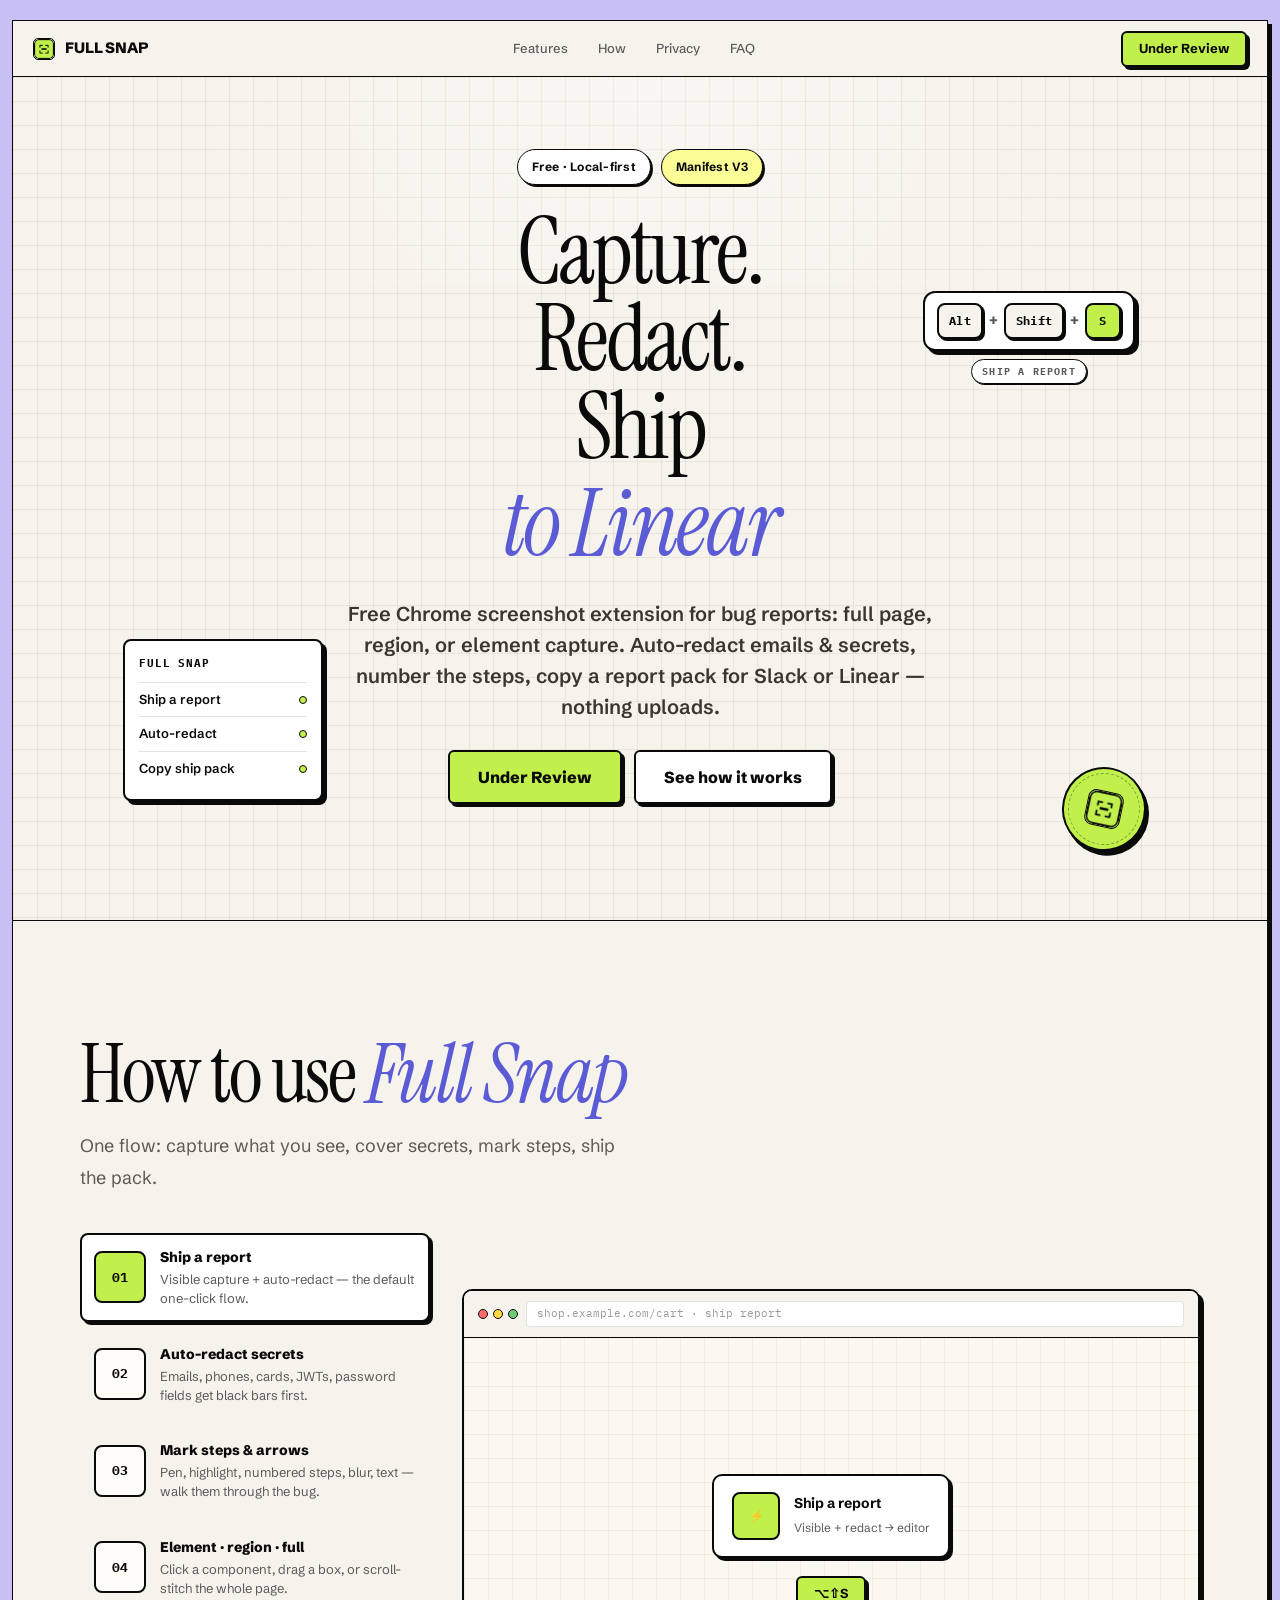
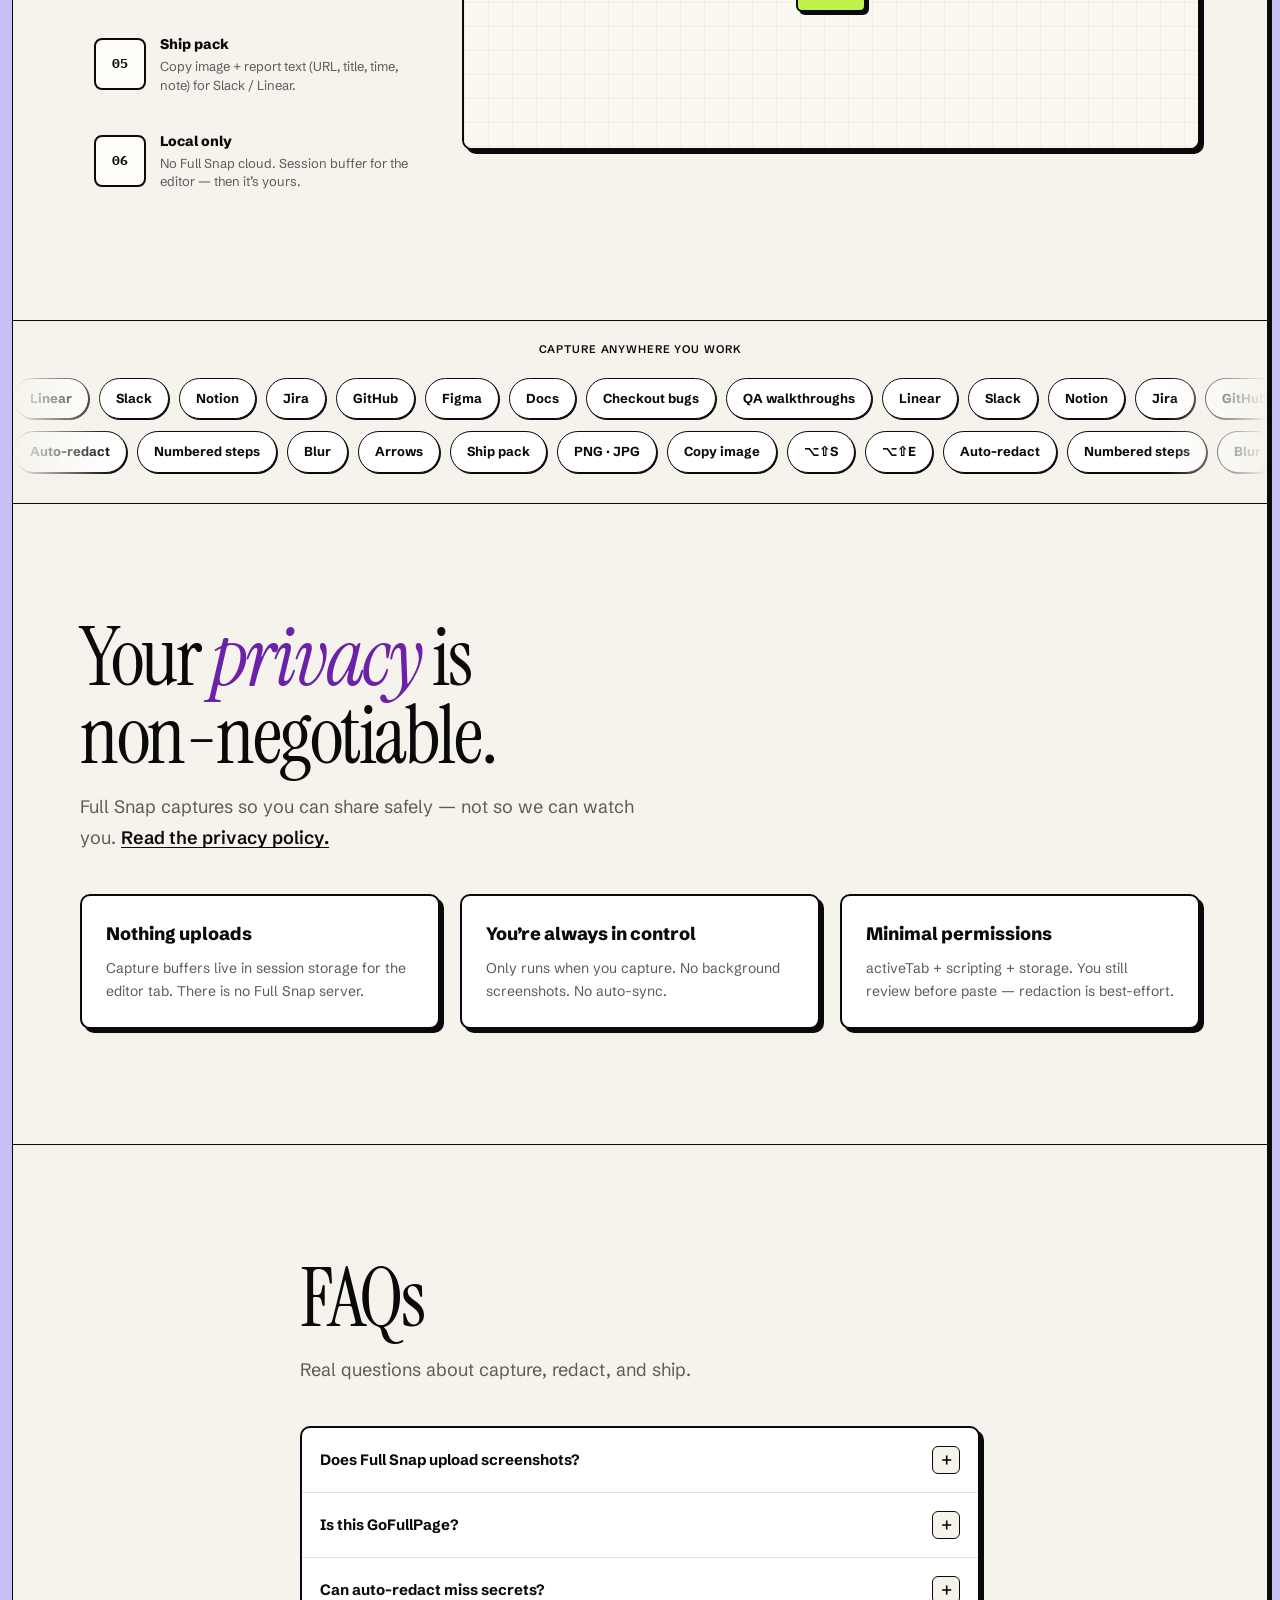
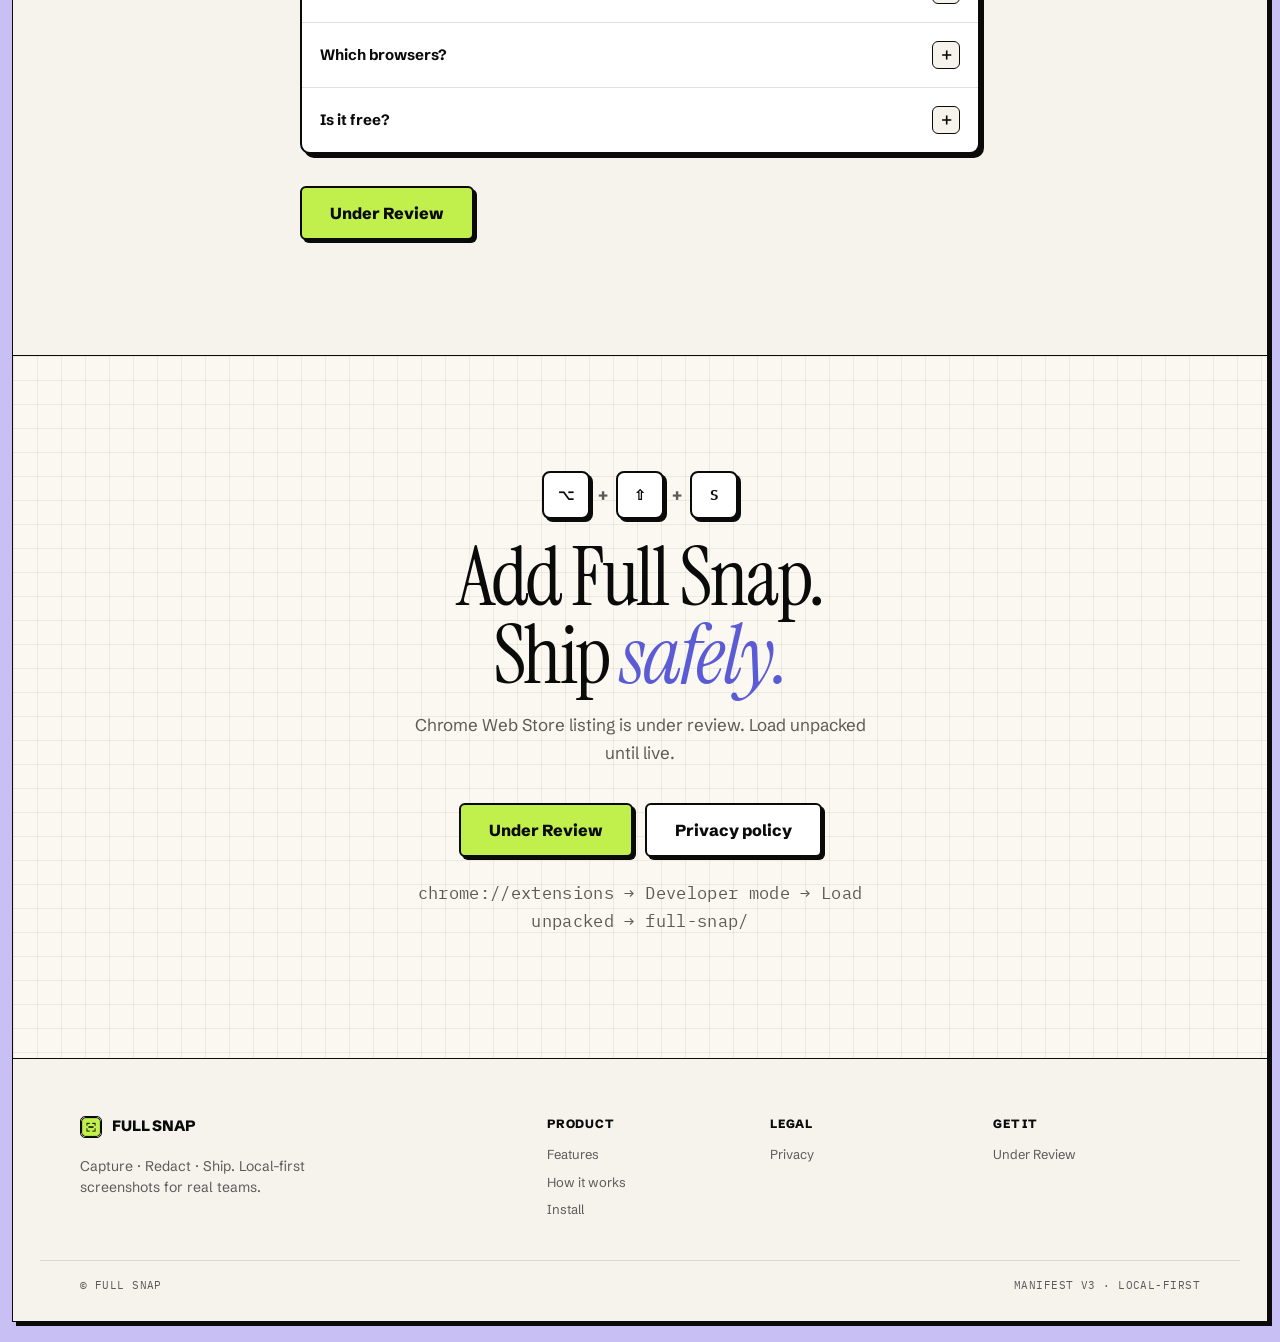
<file: index.html>
<!doctype html>
<html lang="en">
<head>
  <meta charset="utf-8">
  <meta name="viewport" content="width=device-width, initial-scale=1">
  <title>Full Snap — Screenshot, Redact &amp; Annotate for Chrome</title>
  <meta name="description" content="Free Chrome screenshot extension for bug reports: full page, region, or element capture. Auto-redact emails and secrets, mark steps, copy a ship pack for Slack or Linear. Local-only — nothing uploads.">
  <meta name="author" content="Full Snap">
  <meta name="robots" content="index, follow, max-image-preview:large">
  <meta name="theme-color" content="#C1F04C">
  <meta name="google-site-verification" content="Ziby-jkK6wZeBmDCvlC-Wc3sF0-6bwfgrkicRXNImuY" />
  <link rel="canonical" href="https://ayaanrustagi.github.io/full-snap/">
  <link rel="icon" type="image/png" href="favicon-32.png">
  <link rel="apple-touch-icon" href="apple-touch-icon.png">
  <meta property="og:locale" content="en_US">
  <meta property="og:type" content="website">
  <meta property="og:site_name" content="Full Snap">
  <meta property="og:title" content="Full Snap — Screenshot, Redact & Annotate Chrome Extension">
  <meta property="og:description" content="Capture pages, auto-redact secrets, annotate steps, ship packs to Slack/Linear. Free, local-first screenshot tool for bug reports.">
  <meta property="og:url" content="https://ayaanrustagi.github.io/full-snap/">
  <meta property="og:image" content="https://ayaanrustagi.github.io/full-snap/og.png">
  <meta property="og:image:width" content="1200">
  <meta property="og:image:height" content="630">
  <meta property="og:image:alt" content="Full Snap — Capture, Redact, Ship">
  <meta name="twitter:card" content="summary_large_image">
  <meta name="twitter:title" content="Full Snap — Screenshot & Redact for Chrome">
  <meta name="twitter:description" content="Full-page, region, and element screenshots with auto-redact and ship packs. Nothing uploads.">
  <meta name="twitter:image" content="https://ayaanrustagi.github.io/full-snap/og.png">
  <script type="application/ld+json">
  {
    "@context": "https://schema.org",
    "@graph": [
      {
        "@type": "WebSite",
        "name": "Full Snap",
        "url": "https://ayaanrustagi.github.io/full-snap/",
        "description": "Free Chrome screenshot extension with auto-redact and report packs for Slack and Linear."
      },
      {
        "@type": "SoftwareApplication",
        "name": "Full Snap",
        "applicationCategory": "BrowserApplication",
        "applicationSubCategory": "Screenshot & annotation",
        "operatingSystem": "Chrome, Edge, Brave, Arc",
        "offers": { "@type": "Offer", "price": "0", "priceCurrency": "USD" },
        "description": "Capture full page, visible, region, or element screenshots. Auto-redact emails and secrets, annotate with steps and blur, copy a ship pack for bug reports. Local-first Chrome extension.",
        "url": "https://ayaanrustagi.github.io/full-snap/",
        "image": "https://ayaanrustagi.github.io/full-snap/og.png",
        "featureList": [
          "Full page screenshot Chrome extension",
          "Auto-redact emails phones cards passwords",
          "Annotate screenshots with steps arrows blur",
          "Copy report pack for Slack and Linear",
          "Element and region capture",
          "Local-only no upload"
        ]
      },
      {
        "@type": "FAQPage",
        "mainEntity": [
          {
            "@type": "Question",
            "name": "Does Full Snap upload screenshots?",
            "acceptedAnswer": { "@type": "Answer", "text": "No. Captures stay on your device. There is no Full Snap server for screenshots." }
          },
          {
            "@type": "Question",
            "name": "Is Full Snap a GoFullPage alternative?",
            "acceptedAnswer": { "@type": "Answer", "text": "Full Snap can full-page stitch, but is built for safe sharing: redaction, steps, and ship packs for bug reports — not long screenshots alone." }
          },
          {
            "@type": "Question",
            "name": "Can I blur sensitive data in screenshots?",
            "acceptedAnswer": { "@type": "Answer", "text": "Yes. Auto-redact covers emails, phones, cards, and password fields before capture, plus a manual blur tool in the editor." }
          }
        ]
      }
    ]
  }
  </script>
  <link rel="stylesheet" href="site.css">
</head>
<body>
  <div class="page-shell">
    <div class="site-frame">
      <nav class="nav" aria-label="Primary">
        <a class="nav-logo" href="index.html">
          <img src="favicon-32.png" alt="" width="22" height="22">
          FULL SNAP
        </a>
        <div class="nav-links">
          <a href="#how-it-works">Features</a>
          <a href="#how-it-works">How</a>
          <a href="#privacy">Privacy</a>
          <a href="#faq">FAQ</a>
        </div>
        <div class="nav-actions">
          <button class="nav-menu-btn" type="button" aria-label="Open menu" aria-expanded="false" data-menu-toggle>
            <span></span><span></span><span></span>
          </button>
          <a class="btn btn-primary btn-sm" href="#install">Under Review</a>
        </div>
      </nav>

      <div class="mobile-menu" data-mobile-menu hidden>
        <a href="#how-it-works" data-menu-close>Features</a>
        <a href="#how-it-works" data-menu-close>How it works</a>
        <a href="#privacy" data-menu-close>Privacy</a>
        <a href="#faq" data-menu-close>FAQ</a>
        <a class="btn btn-primary" href="#install" data-menu-close>Under Review</a>
      </div>

      <!-- HERO -->
      <section class="hero" id="top">
        <div class="hero-grid" aria-hidden="true"></div>
        <div class="hero-glow" aria-hidden="true"></div>
        <div class="hero-inner">
          <div class="hero-badges reveal">
            <span class="pill-badge">Free · Local-first</span>
            <span class="pill-badge pill-badge--soft">Manifest V3</span>
          </div>

          <h1 class="hero-title reveal">
            <span class="hero-title-line">Capture.</span>
            <span class="hero-title-line">Redact.</span>
            <span class="hero-title-line">Ship</span>
            <span class="hero-title-line hero-rotate" data-rotate aria-live="polite">
              <span class="rotate-item is-active" data-color="#4285F4">to Slack</span>
              <span class="rotate-item" data-color="#5B5BD6">to Linear</span>
              <span class="rotate-item" data-color="#16a34a">bug reports</span>
              <span class="rotate-item" data-color="#b45309">no leaks</span>
              <span class="rotate-item" data-color="#F26B3A">one pack</span>
            </span>
          </h1>

          <p class="hero-sub reveal">
            Free Chrome screenshot extension for bug reports: full page, region, or element capture.
            Auto-redact emails &amp; secrets, number the steps, copy a report pack for Slack or Linear — nothing uploads.
          </p>

          <div class="hero-cta reveal">
            <a class="btn btn-primary btn-lg" href="#install">Under Review</a>
            <a class="btn btn-secondary btn-lg" href="#how-it-works">See how it works</a>
          </div>

          <div class="hero-float-card hero-float-card--a" aria-hidden="true">
            <div class="mock-popup">
              <div class="mock-popup-title">Full Snap</div>
              <div class="mock-popup-row"><span>Ship a report</span><span class="dot"></span></div>
              <div class="mock-popup-row"><span>Auto-redact</span><span class="dot"></span></div>
              <div class="mock-popup-row"><span>Copy ship pack</span><span class="dot"></span></div>
            </div>
          </div>
          <div class="hero-float-card hero-float-card--b" aria-hidden="true">
            <div class="float-keys">
              <span class="float-key">Alt</span>
              <span class="float-key-plus">+</span>
              <span class="float-key">Shift</span>
              <span class="float-key-plus">+</span>
              <span class="float-key float-key--lime">S</span>
            </div>
            <span class="float-keys-label">Ship a report</span>
          </div>
          <a class="hero-orb" href="#install" aria-label="Under Review">
            <span class="hero-orb-ring" aria-hidden="true"></span>
            <img src="favicon-32.png" alt="" width="36" height="36">
          </a>
        </div>
      </section>

      <!-- HOW IT WORKS (interactive tabs) -->
      <section class="section how" id="how-it-works">
        <div class="section-inner">
          <div class="section-head reveal">
            <h2>How to use <em>Full Snap</em></h2>
            <p>One flow: capture what you see, cover secrets, mark steps, ship the pack.</p>
          </div>

          <div class="how-grid">
            <div class="how-list" role="tablist" aria-label="Full Snap features">
              <button class="how-item is-active" type="button" role="tab" aria-selected="true" data-how="0">
                <span class="how-num">01</span>
                <span class="how-copy">
                  <strong>Ship a report</strong>
                  <span>Visible capture + auto-redact — the default one-click flow.</span>
                </span>
              </button>
              <button class="how-item" type="button" role="tab" aria-selected="false" data-how="1">
                <span class="how-num">02</span>
                <span class="how-copy">
                  <strong>Auto-redact secrets</strong>
                  <span>Emails, phones, cards, JWTs, password fields get black bars first.</span>
                </span>
              </button>
              <button class="how-item" type="button" role="tab" aria-selected="false" data-how="2">
                <span class="how-num">03</span>
                <span class="how-copy">
                  <strong>Mark steps &amp; arrows</strong>
                  <span>Pen, highlight, numbered steps, blur, text — walk them through the bug.</span>
                </span>
              </button>
              <button class="how-item" type="button" role="tab" aria-selected="false" data-how="3">
                <span class="how-num">04</span>
                <span class="how-copy">
                  <strong>Element · region · full</strong>
                  <span>Click a component, drag a box, or scroll-stitch the whole page.</span>
                </span>
              </button>
              <button class="how-item" type="button" role="tab" aria-selected="false" data-how="4">
                <span class="how-num">05</span>
                <span class="how-copy">
                  <strong>Ship pack</strong>
                  <span>Copy image + report text (URL, title, time, note) for Slack / Linear.</span>
                </span>
              </button>
              <button class="how-item" type="button" role="tab" aria-selected="false" data-how="5">
                <span class="how-num">06</span>
                <span class="how-copy">
                  <strong>Local only</strong>
                  <span>No Full Snap cloud. Session buffer for the editor — then it’s yours.</span>
                </span>
              </button>
            </div>

            <div class="how-stage reveal" aria-live="polite">
              <div class="browser-mock">
                <div class="mock-bar">
                  <div class="mock-dots"><span></span><span></span><span></span></div>
                  <div class="mock-url" data-how-url>shop.example.com/cart</div>
                </div>
                <div class="mock-body">
                  <div class="mock-panel is-active" data-how-panel="0">
                    <div class="export-visual">
                      <div class="export-file">
                        <div class="export-icon">⚡</div>
                        <div>
                          <strong>Ship a report</strong>
                          <span>Visible + redact → editor</span>
                        </div>
                      </div>
                      <div class="btn btn-primary btn-sm export-btn">⌥⇧S</div>
                    </div>
                  </div>
                  <div class="mock-panel" data-how-panel="1">
                    <div class="annotate-visual">
                      <div class="annotate-page"></div>
                      <div class="annotate-mark pen" style="left:18%;top:36%;width:120px;height:14px;background:#0a0a0a;border:0;transform:none;border-radius:2px"></div>
                      <div class="annotate-mark hi" style="left:28%;top:52%;width:90px"></div>
                      <div class="annotate-toolbar">
                        <span class="tool is-on">🔒</span>
                        <span class="tool">email</span>
                        <span class="tool">card</span>
                      </div>
                    </div>
                  </div>
                  <div class="mock-panel" data-how-panel="2">
                    <div class="annotate-visual">
                      <div class="annotate-page"></div>
                      <div class="annotate-mark pen"></div>
                      <div class="annotate-mark hi"></div>
                      <div class="annotate-mark box"></div>
                      <div class="annotate-toolbar">
                        <span class="tool is-on">①</span>
                        <span class="tool">➤</span>
                        <span class="tool">Blur</span>
                        <span class="tool">T</span>
                      </div>
                    </div>
                  </div>
                  <div class="mock-panel" data-how-panel="3">
                    <div class="sites-visual">
                      <span>Element</span><span>Region</span><span>Full page</span><span>Visible</span>
                    </div>
                  </div>
                  <div class="mock-panel" data-how-panel="4">
                    <div class="export-visual">
                      <div class="export-file">
                        <div class="export-icon">PNG</div>
                        <div>
                          <strong>Ship pack ready</strong>
                          <span>Image + markdown report</span>
                        </div>
                      </div>
                      <div class="btn btn-primary btn-sm export-btn">Copy pack</div>
                    </div>
                  </div>
                  <div class="mock-panel" data-how-panel="5">
                    <div class="local-visual">
                      <div class="lock">🔒</div>
                      <p>Capture stays in <code>chrome.storage.session</code>. No Full Snap servers.</p>
                    </div>
                  </div>
                </div>
              </div>
              <p class="how-mobile-copy" data-how-mobile-copy>Visible capture + auto-redact — the default one-click flow.</p>
            </div>
          </div>
        </div>
      </section>

      <!-- MARQUEE -->
      <section class="marquee-section" aria-label="Works everywhere">
        <p class="marquee-label">Capture anywhere you work</p>
        <div class="marquee-row">
          <div class="marquee-fade marquee-fade--l"></div>
          <div class="marquee-fade marquee-fade--r"></div>
          <div class="marquee-track">
            <span class="marquee-item">Linear</span>
            <span class="marquee-item">Slack</span>
            <span class="marquee-item">Notion</span>
            <span class="marquee-item">Jira</span>
            <span class="marquee-item">GitHub</span>
            <span class="marquee-item">Figma</span>
            <span class="marquee-item">Docs</span>
            <span class="marquee-item">Checkout bugs</span>
            <span class="marquee-item">QA walkthroughs</span>
            <span class="marquee-item">Linear</span>
            <span class="marquee-item">Slack</span>
            <span class="marquee-item">Notion</span>
            <span class="marquee-item">Jira</span>
            <span class="marquee-item">GitHub</span>
            <span class="marquee-item">Figma</span>
            <span class="marquee-item">Docs</span>
            <span class="marquee-item">Checkout bugs</span>
            <span class="marquee-item">QA walkthroughs</span>
            <span class="marquee-item">Linear</span>
            <span class="marquee-item">Slack</span>
            <span class="marquee-item">Notion</span>
            <span class="marquee-item">Jira</span>
            <span class="marquee-item">GitHub</span>
            <span class="marquee-item">Figma</span>
            <span class="marquee-item">Docs</span>
            <span class="marquee-item">Checkout bugs</span>
            <span class="marquee-item">QA walkthroughs</span>
          </div>
        </div>
        <div class="marquee-row">
          <div class="marquee-fade marquee-fade--l"></div>
          <div class="marquee-fade marquee-fade--r"></div>
          <div class="marquee-track marquee-track--reverse">
            <span class="marquee-item">Auto-redact</span>
            <span class="marquee-item">Numbered steps</span>
            <span class="marquee-item">Blur</span>
            <span class="marquee-item">Arrows</span>
            <span class="marquee-item">Ship pack</span>
            <span class="marquee-item">PNG · JPG</span>
            <span class="marquee-item">Copy image</span>
            <span class="marquee-item">⌥⇧S</span>
            <span class="marquee-item">⌥⇧E</span>
            <span class="marquee-item">Auto-redact</span>
            <span class="marquee-item">Numbered steps</span>
            <span class="marquee-item">Blur</span>
            <span class="marquee-item">Arrows</span>
            <span class="marquee-item">Ship pack</span>
            <span class="marquee-item">PNG · JPG</span>
            <span class="marquee-item">Copy image</span>
            <span class="marquee-item">⌥⇧S</span>
            <span class="marquee-item">⌥⇧E</span>
            <span class="marquee-item">Auto-redact</span>
            <span class="marquee-item">Numbered steps</span>
            <span class="marquee-item">Blur</span>
            <span class="marquee-item">Arrows</span>
            <span class="marquee-item">Ship pack</span>
            <span class="marquee-item">PNG · JPG</span>
            <span class="marquee-item">Copy image</span>
            <span class="marquee-item">⌥⇧S</span>
            <span class="marquee-item">⌥⇧E</span>
          </div>
        </div>
      </section>

      <!-- PRIVACY -->
      <section class="section privacy" id="privacy">
        <div class="section-inner">
          <div class="section-head reveal">
            <h2>Your <em class="em-purple">privacy</em> is<br>non-negotiable.</h2>
            <p>Full Snap captures so you can share safely — not so we can watch you. <a href="privacy.html">Read the privacy policy.</a></p>
          </div>
          <div class="privacy-grid">
            <article class="info-card reveal">
              <h3>Nothing uploads</h3>
              <p>Capture buffers live in session storage for the editor tab. There is no Full Snap server.</p>
            </article>
            <article class="info-card reveal">
              <h3>You’re always in control</h3>
              <p>Only runs when you capture. No background screenshots. No auto-sync.</p>
            </article>
            <article class="info-card reveal">
              <h3>Minimal permissions</h3>
              <p>activeTab + scripting + storage. You still review before paste — redaction is best-effort.</p>
            </article>
          </div>
        </div>
      </section>

      <!-- FAQ -->
      <section class="section faq" id="faq">
        <div class="section-inner section-inner--narrow">
          <div class="section-head reveal">
            <h2>FAQs</h2>
            <p>Real questions about capture, redact, and ship.</p>
          </div>
          <div class="faq-box reveal">
            <div class="faq-item">
              <button class="faq-q" type="button" aria-expanded="false">
                <span>Does Full Snap upload screenshots?</span>
                <span class="faq-icon" aria-hidden="true">+</span>
              </button>
              <div class="faq-a">
                <p>No. There is no Full Snap server for captures. Everything stays on your machine unless you paste or save a file yourself.</p>
              </div>
            </div>
            <div class="faq-item">
              <button class="faq-q" type="button" aria-expanded="false">
                <span>Is this GoFullPage?</span>
                <span class="faq-icon" aria-hidden="true">+</span>
              </button>
              <div class="faq-a">
                <p>No. Full-page stitch is available, but the product is built for redaction + bug-report shipping — not “only long screenshots.”</p>
              </div>
            </div>
            <div class="faq-item">
              <button class="faq-q" type="button" aria-expanded="false">
                <span>Can auto-redact miss secrets?</span>
                <span class="faq-icon" aria-hidden="true">+</span>
              </button>
              <div class="faq-a">
                <p>Yes. It’s best-effort pattern matching. Always review and use the blur tool before sharing.</p>
              </div>
            </div>
            <div class="faq-item">
              <button class="faq-q" type="button" aria-expanded="false">
                <span>Which browsers?</span>
                <span class="faq-icon" aria-hidden="true">+</span>
              </button>
              <div class="faq-a">
                <p>Chromium browsers that support Manifest V3 (Chrome, Edge, Brave, Arc, etc.).</p>
              </div>
            </div>
            <div class="faq-item">
              <button class="faq-q" type="button" aria-expanded="false">
                <span>Is it free?</span>
                <span class="faq-icon" aria-hidden="true">+</span>
              </button>
              <div class="faq-a">
                <p>Yes. Free to install. No account. No credit card.</p>
              </div>
            </div>
          </div>
          <div class="reveal" style="margin-top:32px">
            <a class="btn btn-primary btn-lg" href="#install">Under Review</a>
          </div>
        </div>
      </section>

      <!-- FINAL CTA -->
      <section class="section cta-final" id="install">
        <div class="section-inner">
          <div class="keys" aria-hidden="true">
            <span class="key">⌥</span>
            <span class="key-plus">+</span>
            <span class="key">⇧</span>
            <span class="key-plus">+</span>
            <span class="key">S</span>
          </div>
          <h2 class="reveal">Add Full Snap.<br>Ship <em>safely.</em></h2>
          <p class="reveal">Chrome Web Store listing is under review. Load unpacked until live.</p>
          <div class="hero-cta reveal">
            <a class="btn btn-primary btn-lg" href="#install">Under Review</a>
            <a class="btn btn-secondary btn-lg" href="privacy.html">Privacy policy</a>
          </div>
          <p class="install-hint reveal">chrome://extensions → Developer mode → Load unpacked → full-snap/</p>
        </div>
      </section>

      <footer class="footer">
        <div class="footer-inner">
          <div class="footer-brand">
            <a class="nav-logo" href="index.html">
              <img src="favicon-32.png" alt="" width="20" height="20">
              FULL SNAP
            </a>
            <p>Capture · Redact · Ship. Local-first screenshots for real teams.</p>
          </div>
          <div class="footer-cols">
            <div>
              <h4>Product</h4>
              <a href="#how-it-works">Features</a>
              <a href="#how-it-works">How it works</a>
              <a href="#install">Install</a>
            </div>
            <div>
              <h4>Legal</h4>
              <a href="privacy.html">Privacy</a>
            </div>
            <div>
              <h4>Get it</h4>
              <a href="#install">Under Review</a>
            </div>
          </div>
        </div>
        <div class="footer-bottom">
          <span>© Full Snap</span>
          <span>Manifest V3 · Local-first</span>
        </div>
      </footer>
    </div>
  </div>
  <script src="site.js" defer></script>
</body>
</html>
</file>
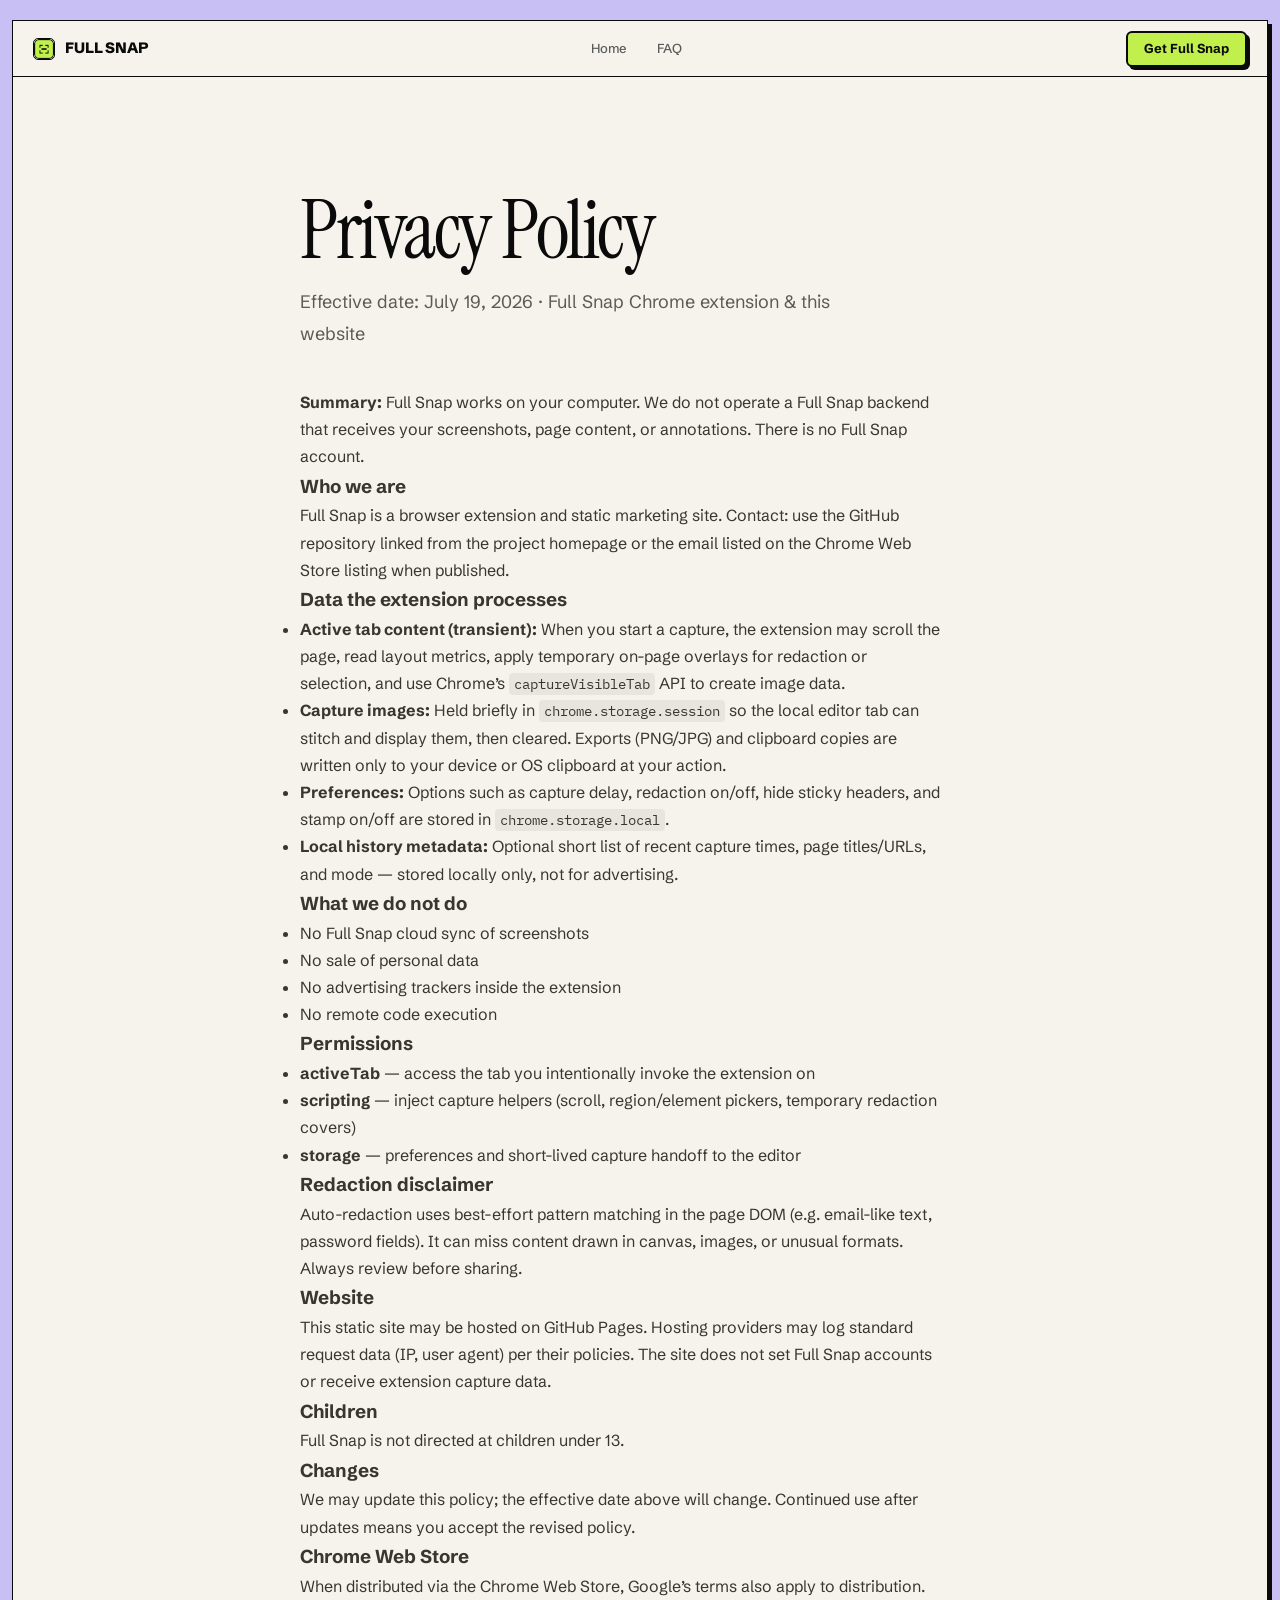
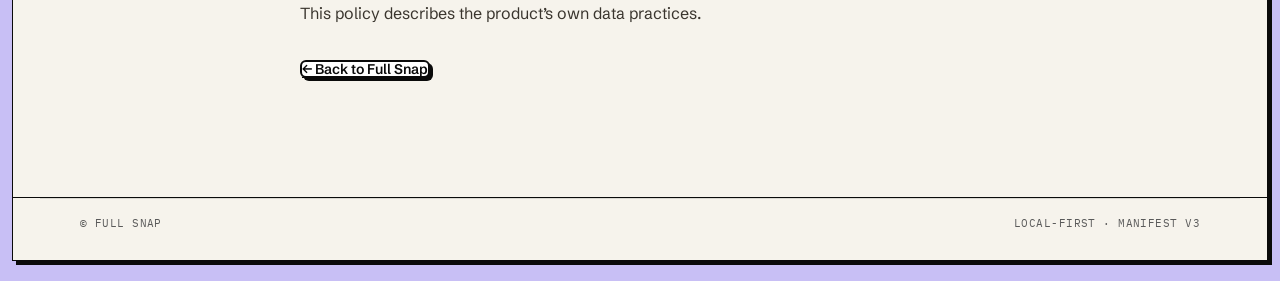
<file: privacy.html>
<!doctype html>
<html lang="en">
<head>
  <meta charset="utf-8">
  <meta name="viewport" content="width=device-width, initial-scale=1">
  <title>Privacy Policy — Full Snap</title>
  <meta name="description" content="Full Snap privacy policy. Screenshots and redaction run on your device. No accounts, no Full Snap servers, no selling data.">
  <meta name="robots" content="index, follow">
  <link rel="canonical" href="https://ayaanrustagi.github.io/full-snap/privacy.html">
  <meta name="theme-color" content="#C1F04C">
  <link rel="icon" type="image/png" href="favicon-32.png">
  <meta property="og:title" content="Privacy Policy — Full Snap">
  <meta property="og:description" content="Local-first. Nothing uploads to Full Snap.">
  <meta property="og:url" content="https://ayaanrustagi.github.io/full-snap/privacy.html">
  <meta property="og:type" content="website">
  <link rel="stylesheet" href="site.css">
</head>
<body class="page-privacy">
  <div class="page-shell">
    <div class="site-frame">
      <nav class="nav" aria-label="Primary">
        <a class="nav-logo" href="index.html">
          <img src="favicon-32.png" alt="" width="22" height="22">
          FULL SNAP
        </a>
        <div class="nav-links">
          <a href="index.html">Home</a>
          <a href="index.html#faq">FAQ</a>
        </div>
        <div class="nav-actions">
          <a class="btn btn-primary btn-sm" href="index.html#install">Get Full Snap</a>
        </div>
      </nav>

      <section class="section">
        <div class="section-inner section-inner--narrow">
          <div class="section-head">
            <h2>Privacy Policy</h2>
            <p>Effective date: July 19, 2026 · Full Snap Chrome extension &amp; this website</p>
          </div>
          <div class="prose">
            <p><strong>Summary:</strong> Full Snap works on your computer. We do not operate a Full Snap backend that receives your screenshots, page content, or annotations. There is no Full Snap account.</p>

            <h3>Who we are</h3>
            <p>Full Snap is a browser extension and static marketing site. Contact: use the GitHub repository linked from the project homepage or the email listed on the Chrome Web Store listing when published.</p>

            <h3>Data the extension processes</h3>
            <ul>
              <li><strong>Active tab content (transient):</strong> When you start a capture, the extension may scroll the page, read layout metrics, apply temporary on-page overlays for redaction or selection, and use Chrome’s <code>captureVisibleTab</code> API to create image data.</li>
              <li><strong>Capture images:</strong> Held briefly in <code>chrome.storage.session</code> so the local editor tab can stitch and display them, then cleared. Exports (PNG/JPG) and clipboard copies are written only to your device or OS clipboard at your action.</li>
              <li><strong>Preferences:</strong> Options such as capture delay, redaction on/off, hide sticky headers, and stamp on/off are stored in <code>chrome.storage.local</code>.</li>
              <li><strong>Local history metadata:</strong> Optional short list of recent capture times, page titles/URLs, and mode — stored locally only, not for advertising.</li>
            </ul>

            <h3>What we do not do</h3>
            <ul>
              <li>No Full Snap cloud sync of screenshots</li>
              <li>No sale of personal data</li>
              <li>No advertising trackers inside the extension</li>
              <li>No remote code execution</li>
            </ul>

            <h3>Permissions</h3>
            <ul>
              <li><strong>activeTab</strong> — access the tab you intentionally invoke the extension on</li>
              <li><strong>scripting</strong> — inject capture helpers (scroll, region/element pickers, temporary redaction covers)</li>
              <li><strong>storage</strong> — preferences and short-lived capture handoff to the editor</li>
            </ul>

            <h3>Redaction disclaimer</h3>
            <p>Auto-redaction uses best-effort pattern matching in the page DOM (e.g. email-like text, password fields). It can miss content drawn in canvas, images, or unusual formats. Always review before sharing.</p>

            <h3>Website</h3>
            <p>This static site may be hosted on GitHub Pages. Hosting providers may log standard request data (IP, user agent) per their policies. The site does not set Full Snap accounts or receive extension capture data.</p>

            <h3>Children</h3>
            <p>Full Snap is not directed at children under 13.</p>

            <h3>Changes</h3>
            <p>We may update this policy; the effective date above will change. Continued use after updates means you accept the revised policy.</p>

            <h3>Chrome Web Store</h3>
            <p>When distributed via the Chrome Web Store, Google’s terms also apply to distribution. This policy describes the product’s own data practices.</p>

            <p style="margin-top:28px">
              <a class="btn btn-secondary" href="index.html">← Back to Full Snap</a>
            </p>
          </div>
        </div>
      </section>

      <footer class="footer">
        <div class="footer-bottom">
          <span>© Full Snap</span>
          <span>Local-first · Manifest V3</span>
        </div>
      </footer>
    </div>
  </div>
</body>
</html>
</file>
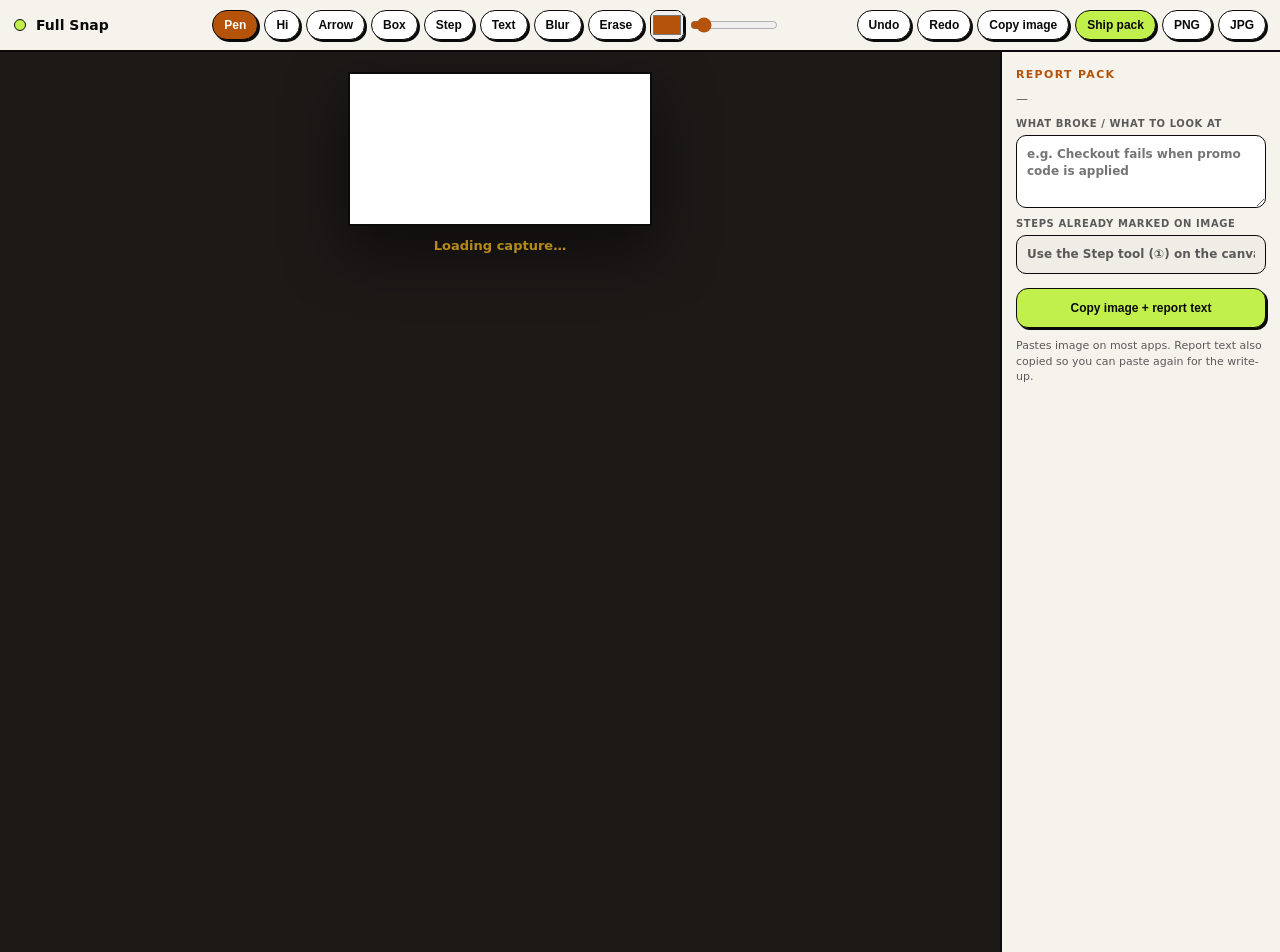
<file: content/editor.html>
<!DOCTYPE html>
<html lang="en">
<head>
  <meta charset="UTF-8" />
  <meta name="viewport" content="width=device-width, initial-scale=1" />
  <title>Full Snap — Ship report</title>
  <link rel="stylesheet" href="editor.css" />
</head>
<body>
  <header class="bar">
    <div class="brand">
      <span class="dot"></span>
      <div>
        <strong>Full Snap</strong>
        <span class="dim" id="dims"></span>
      </div>
    </div>

    <div class="tools" role="toolbar" aria-label="Tools">
      <button type="button" data-tool="pen" class="tool on" title="Pen (1)">Pen</button>
      <button type="button" data-tool="hi" class="tool" title="Highlight (2)">Hi</button>
      <button type="button" data-tool="arrow" class="tool" title="Arrow (3)">Arrow</button>
      <button type="button" data-tool="rect" class="tool" title="Box (4)">Box</button>
      <button type="button" data-tool="num" class="tool" title="Step (5)">Step</button>
      <button type="button" data-tool="text" class="tool" title="Text (6)">Text</button>
      <button type="button" data-tool="blur" class="tool" title="Blur (7)">Blur</button>
      <button type="button" data-tool="erase" class="tool" title="Eraser (8)">Erase</button>
      <label class="swatch"><input type="color" id="color" value="#b45309" /></label>
      <input type="range" id="size" min="2" max="48" value="6" title="Size" />
    </div>

    <div class="actions">
      <button type="button" id="undo" class="ghost">Undo</button>
      <button type="button" id="redo" class="ghost">Redo</button>
      <button type="button" id="copy" class="ghost">Copy image</button>
      <button type="button" id="ship" class="solid ship">Ship pack</button>
      <button type="button" id="download" class="ghost">PNG</button>
      <button type="button" id="download-jpg" class="ghost">JPG</button>
    </div>
  </header>

  <aside class="rail" id="rail">
    <p class="rail-title">Report pack</p>
    <p class="rail-meta" id="rail-meta">—</p>
    <p class="rail-note" id="rail-redact"></p>
    <label class="field">
      <span>What broke / what to look at</span>
      <textarea id="report-note" rows="3" placeholder="e.g. Checkout fails when promo code is applied"></textarea>
    </label>
    <label class="field">
      <span>Steps already marked on image</span>
      <input type="text" id="step-hint" readonly value="Use the Step tool (①) on the canvas" />
    </label>
    <button type="button" id="ship-rail" class="solid full">Copy image + report text</button>
    <p class="rail-help">Pastes image on most apps. Report text also copied so you can paste again for the write-up.</p>
  </aside>

  <main class="stage">
    <div class="wrap" id="wrap">
      <canvas id="base"></canvas>
      <canvas id="draw"></canvas>
      <canvas id="overlay"></canvas>
    </div>
    <p class="status" id="status">Loading capture…</p>
    <p class="toast" id="toast" hidden></p>
  </main>

  <div id="text-modal" class="modal" hidden>
    <div class="modal-card">
      <h2>Add text</h2>
      <textarea id="text-input" rows="3" placeholder="Callout…"></textarea>
      <div class="modal-actions">
        <button type="button" id="text-cancel" class="ghost">Cancel</button>
        <button type="button" id="text-ok" class="solid">Place</button>
      </div>
    </div>
  </div>

  <script src="editor.js"></script>
</body>
</html>
</file>
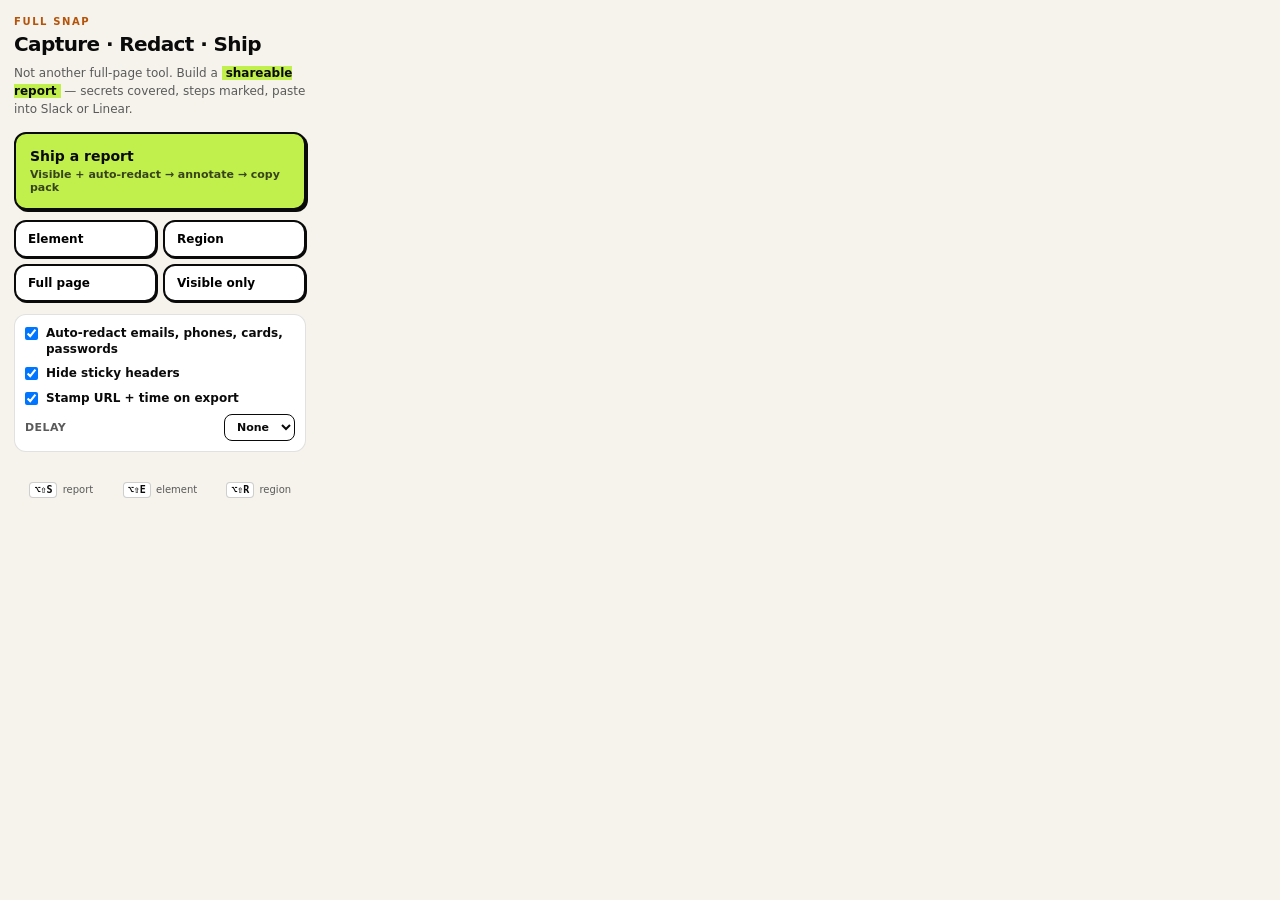
<file: popup/popup.html>
<!DOCTYPE html>
<html lang="en">
<head>
  <meta charset="UTF-8" />
  <title>Full Snap</title>
  <link rel="stylesheet" href="popup.css" />
</head>
<body>
  <div class="app">
    <p class="eyebrow">full snap</p>
    <h1>Capture · Redact · Ship</h1>
    <p class="lede">Not another full-page tool. Build a <em>shareable report</em> — secrets covered, steps marked, paste into Slack or Linear.</p>

    <button type="button" id="go-report" class="btn primary">
      Ship a report
      <span>Visible + auto-redact → annotate → copy pack</span>
    </button>

    <div class="grid-btns">
      <button type="button" class="btn secondary" data-mode="element">Element</button>
      <button type="button" class="btn secondary" data-mode="region">Region</button>
      <button type="button" class="btn secondary" data-mode="full">Full page</button>
      <button type="button" class="btn secondary" data-mode="visible">Visible only</button>
    </div>

    <div class="opts">
      <label class="toggle">
        <input type="checkbox" id="redact" checked />
        <span>Auto-redact emails, phones, cards, passwords</span>
      </label>
      <label class="toggle">
        <input type="checkbox" id="hide-fixed" checked />
        <span>Hide sticky headers</span>
      </label>
      <label class="toggle">
        <input type="checkbox" id="stamp" checked />
        <span>Stamp URL + time on export</span>
      </label>
      <label class="opt">
        <span>Delay</span>
        <select id="delay">
          <option value="0">None</option>
          <option value="1">1s</option>
          <option value="2">2s</option>
          <option value="3">3s</option>
        </select>
      </label>
    </div>

    <p class="err" id="err"></p>

    <div class="keys">
      <div><kbd>⌥⇧S</kbd> report</div>
      <div><kbd>⌥⇧E</kbd> element</div>
      <div><kbd>⌥⇧R</kbd> region</div>
    </div>

    <div class="history" id="history" hidden>
      <p class="hist-label">Recent</p>
      <ul id="hist-list"></ul>
    </div>
  </div>
  <script src="popup.js"></script>
</body>
</html>
</file>
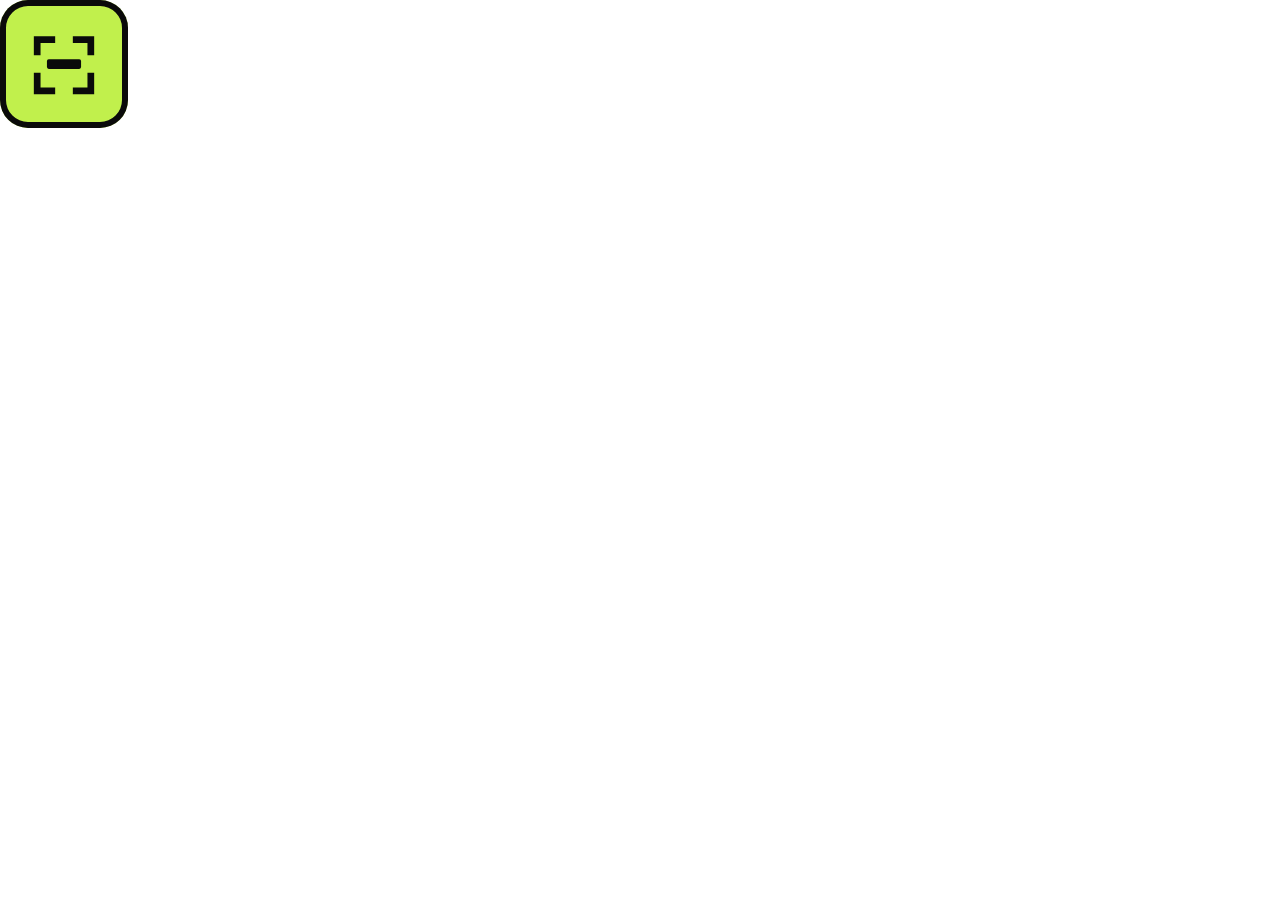
<file: store-assets/src/icon.html>
<!doctype html>
<html><head><meta charset="utf-8">
<style>
  * { margin:0; padding:0; box-sizing:border-box; }
  html,body { width:128px; height:128px; overflow:hidden; background:transparent; }
  .icon {
    width:128px; height:128px;
    background: #c1f04c;
    border-radius: 28px;
    display:flex; align-items:center; justify-content:center;
    /* subtle inner depth */
    box-shadow: inset 0 0 0 6px #0a0a0a;
  }
  svg { width:78px; height:78px; display:block; }
</style>
</head>
<body>
  <div class="icon">
    <!-- Capture marquee + redaction bar = Full Snap -->
    <svg viewBox="0 0 64 64" fill="none" xmlns="http://www.w3.org/2000/svg">
      <!-- outer snap corners -->
      <path d="M10 22 V12 H22" stroke="#0a0a0a" stroke-width="5.5" stroke-linecap="square" stroke-linejoin="miter"/>
      <path d="M42 12 H54 V22" stroke="#0a0a0a" stroke-width="5.5" stroke-linecap="square" stroke-linejoin="miter"/>
      <path d="M54 42 V54 H42" stroke="#0a0a0a" stroke-width="5.5" stroke-linecap="square" stroke-linejoin="miter"/>
      <path d="M22 54 H10 V42" stroke="#0a0a0a" stroke-width="5.5" stroke-linecap="square" stroke-linejoin="miter"/>
      <!-- redaction bar (product meaning) -->
      <rect x="18" y="28" width="28" height="8" rx="1.5" fill="#0a0a0a"/>
    </svg>
  </div>
</body></html>
</file>
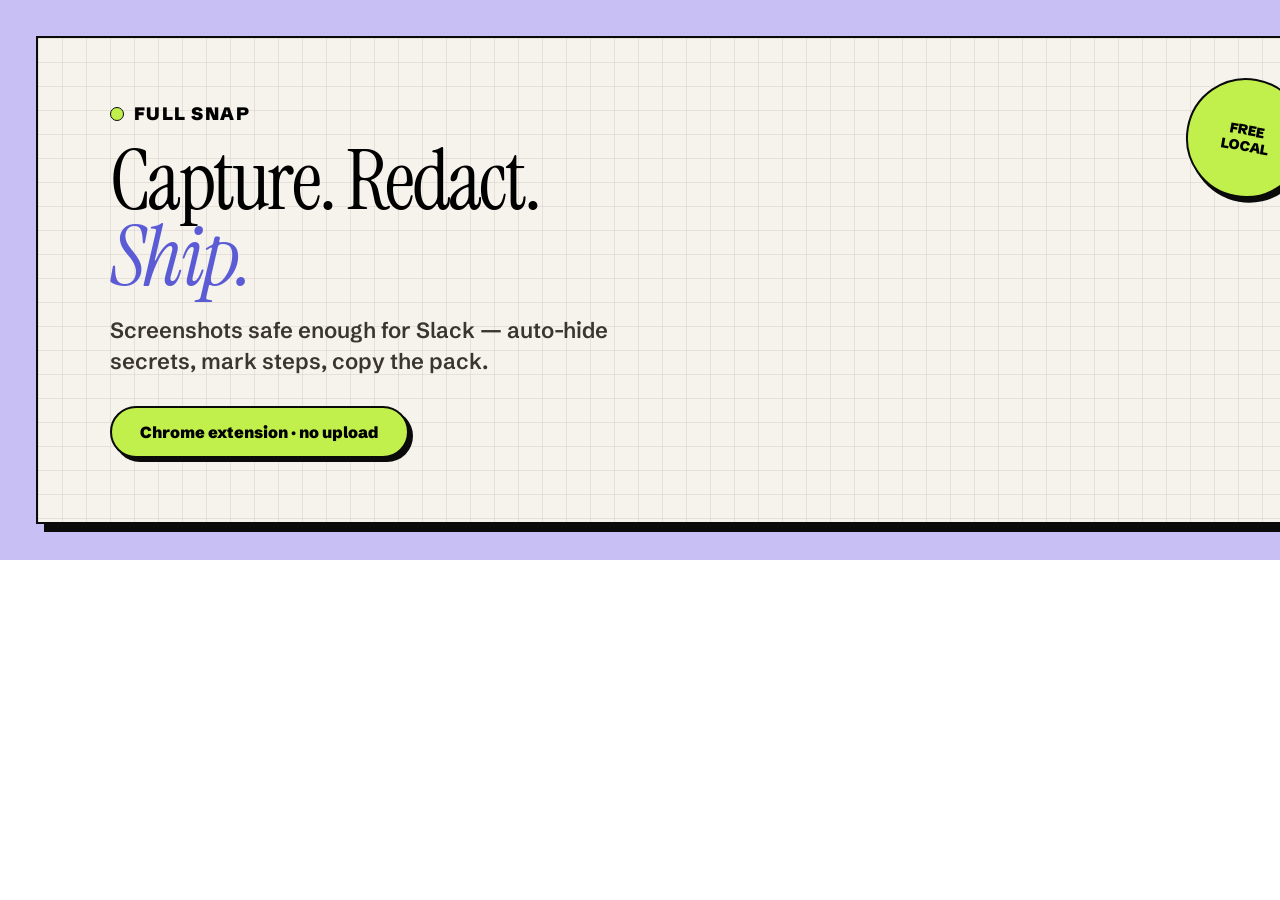
<file: store-assets/src/promo-marquee.html>
<!doctype html>
<html><head><meta charset="utf-8">
<link href="https://fonts.googleapis.com/css2?family=Instrument+Serif:ital@0;1&family=Schibsted+Grotesk:wght@600;700;800;900&display=swap" rel="stylesheet">
<style>
  *{margin:0;padding:0;box-sizing:border-box}
  body{width:1400px;height:560px;overflow:hidden;font-family:"Schibsted Grotesk",system-ui,sans-serif}
  .wrap{width:1400px;height:560px;background:#c8bff5;padding:36px;display:flex;align-items:center;justify-content:center}
  .card{width:1328px;height:488px;background:#f6f3ec;
    background-image:linear-gradient(to right,rgba(120,100,80,.12) 1px,transparent 1px),
      linear-gradient(to bottom,rgba(120,100,80,.12) 1px,transparent 1px);
    background-size:24px 24px;border:2.5px solid #0a0a0a;box-shadow:8px 8px 0 #0a0a0a;
    display:flex;align-items:center;justify-content:space-between;padding:0 72px;position:relative}
  .left{max-width:720px}
  .logo{font-weight:900;font-size:18px;letter-spacing:.08em;margin-bottom:18px;display:flex;align-items:center;gap:10px}
  .logo i{width:14px;height:14px;border-radius:50%;background:#c1f04c;border:1.5px solid #0a0a0a;display:block}
  h1{font-family:"Instrument Serif",Georgia,serif;font-weight:400;font-size:84px;line-height:.9;letter-spacing:-.03em}
  h1 em{font-style:italic;color:#5b5bd6}
  p{margin-top:22px;font-size:22px;font-weight:600;color:#3a352e;max-width:560px;line-height:1.4}
  .pill{display:inline-flex;margin-top:28px;background:#c1f04c;border:2px solid #0a0a0a;border-radius:999px;
    padding:14px 28px;font-weight:900;font-size:16px;box-shadow:4px 4px 0 #0a0a0a}
  .badge{position:absolute;top:40px;right:56px;width:120px;height:120px;border-radius:50%;background:#c1f04c;
    border:2.5px solid #0a0a0a;box-shadow:4px 4px 0 #0a0a0a;display:grid;place-items:center;text-align:center;
    font-weight:900;font-size:14px;line-height:1.15;transform:rotate(10deg)}
</style></head>
<body>
<div class="wrap"><div class="card">
  <div class="badge">FREE<br>LOCAL</div>
  <div class="left">
    <div class="logo"><i></i> FULL SNAP</div>
    <h1>Capture. Redact.<br><em>Ship.</em></h1>
    <p>Screenshots safe enough for Slack — auto-hide secrets, mark steps, copy the pack.</p>
    <div class="pill">Chrome extension · no upload</div>
  </div>
</div></div>
</body></html>
</file>
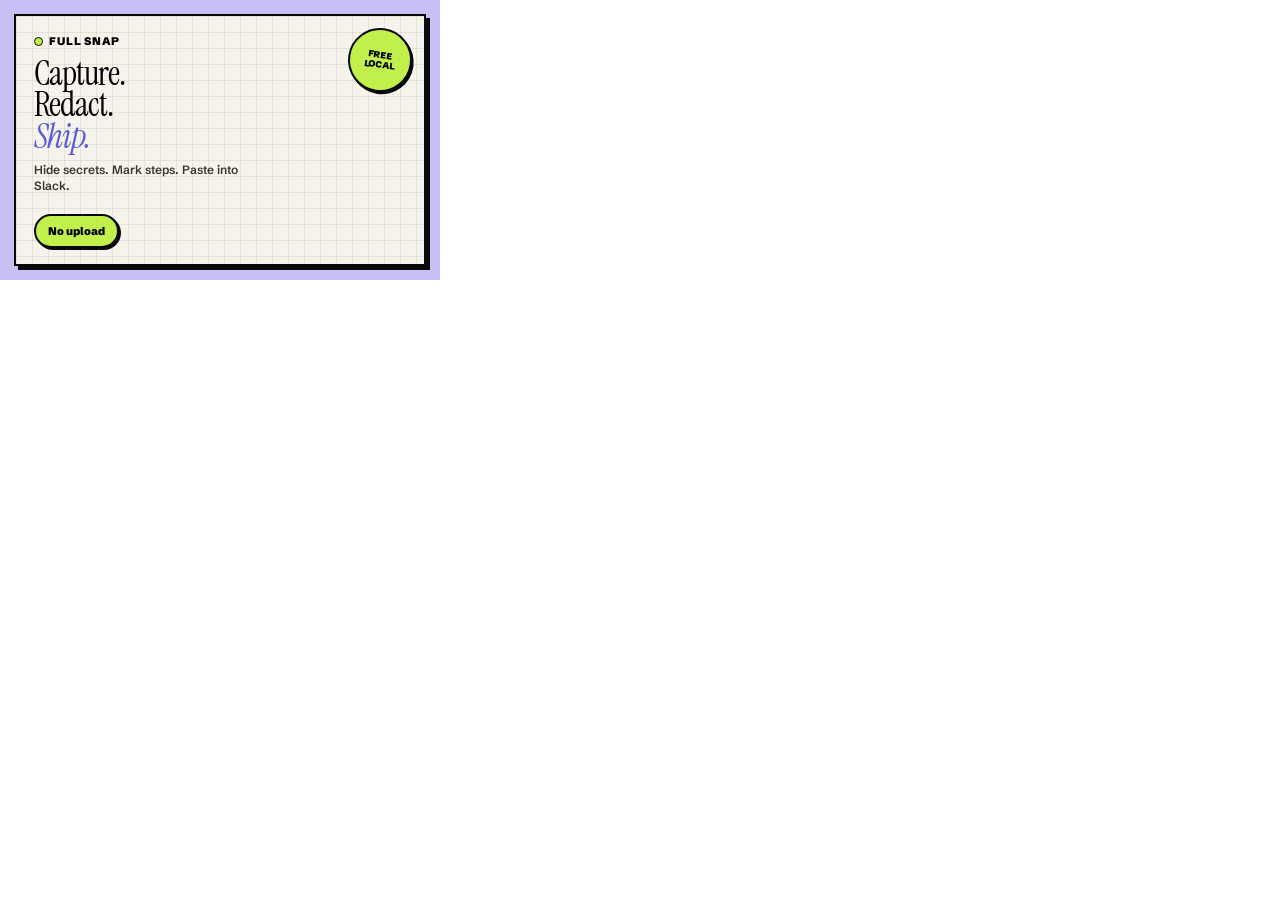
<file: store-assets/src/promo-small.html>
<!doctype html>
<html><head><meta charset="utf-8">
<link href="https://fonts.googleapis.com/css2?family=Instrument+Serif:ital@0;1&family=Schibsted+Grotesk:wght@700;800;900&display=swap" rel="stylesheet">
<style>
  *{margin:0;padding:0;box-sizing:border-box}
  html,body{width:440px;height:280px;overflow:hidden;font-family:"Schibsted Grotesk",system-ui,sans-serif}
  .wrap{
    width:440px;height:280px;background:#c8bff5;padding:14px;
    display:flex;align-items:stretch;justify-content:center;
  }
  .card{
    flex:1;background:#f6f3ec;
    background-image:
      linear-gradient(to right,rgba(120,100,80,.12) 1px,transparent 1px),
      linear-gradient(to bottom,rgba(120,100,80,.12) 1px,transparent 1px);
    background-size:16px 16px;
    border:2px solid #0a0a0a;box-shadow:4px 4px 0 #0a0a0a;
    padding:18px 18px 16px;position:relative;display:flex;flex-direction:column;
  }
  .logo{font-size:11px;font-weight:900;letter-spacing:.08em;display:flex;align-items:center;gap:6px;margin-bottom:10px}
  .logo i{width:9px;height:9px;border-radius:50%;background:#c1f04c;border:1.5px solid #0a0a0a;display:block}
  h1{font-family:"Instrument Serif",Georgia,serif;font-weight:400;font-size:34px;line-height:.92;letter-spacing:-.03em}
  h1 em{font-style:italic;color:#5b5bd6}
  p{margin-top:10px;font-size:12px;font-weight:600;color:#3a352e;line-height:1.35;max-width:240px}
  .pill{
    margin-top:auto;align-self:flex-start;background:#c1f04c;border:2px solid #0a0a0a;
    border-radius:999px;padding:8px 12px;font-weight:900;font-size:11px;box-shadow:2px 2px 0 #0a0a0a;
  }
  .badge{
    position:absolute;top:12px;right:12px;width:64px;height:64px;border-radius:50%;
    background:#c1f04c;border:2px solid #0a0a0a;box-shadow:2px 2px 0 #0a0a0a;
    display:grid;place-items:center;text-align:center;font-weight:900;font-size:9px;
    line-height:1.15;transform:rotate(8deg);
  }
</style></head>
<body>
<div class="wrap">
  <div class="card">
    <div class="badge">FREE<br>LOCAL</div>
    <div class="logo"><i></i>FULL SNAP</div>
    <h1>Capture.<br>Redact.<br><em>Ship.</em></h1>
    <p>Hide secrets. Mark steps. Paste into Slack.</p>
    <div class="pill">No upload</div>
  </div>
</div>
</body></html>
</file>
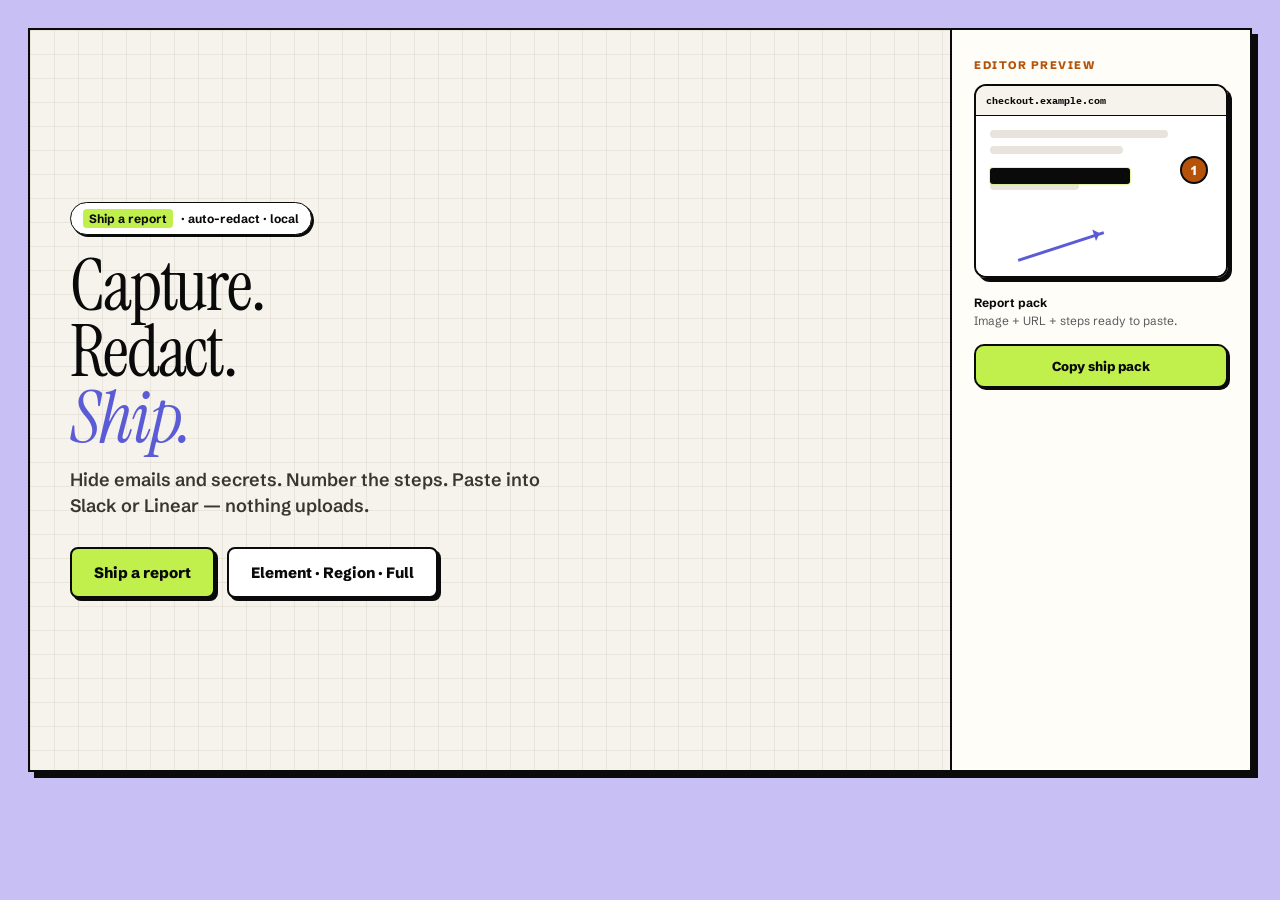
<file: store-assets/src/screenshot-1.html>
<!doctype html>
<html><head><meta charset="utf-8">
<link href="https://fonts.googleapis.com/css2?family=Instrument+Serif:ital@0;1&family=Schibsted+Grotesk:wght@500;600;700;800&family=IBM+Plex+Mono:wght@500;700&display=swap" rel="stylesheet">
<style>
  *{margin:0;padding:0;box-sizing:border-box}
  body{width:1280px;height:800px;overflow:hidden;font-family:"Schibsted Grotesk",system-ui,sans-serif;
    background:#c8bff5;color:#0a0a0a}
  .shell{width:1280px;height:800px;padding:28px;display:flex;align-items:center;justify-content:center}
  .frame{width:1224px;height:744px;background:#f6f3ec;
    background-image:linear-gradient(to right,rgba(120,100,80,.1) 1px,transparent 1px),
      linear-gradient(to bottom,rgba(120,100,80,.1) 1px,transparent 1px);
    background-size:24px 24px;border:2px solid #0a0a0a;box-shadow:6px 6px 0 #0a0a0a;
    display:grid;grid-template-columns:1fr 300px;overflow:hidden}
  .main{padding:36px 40px;display:flex;flex-direction:column;justify-content:center}
  .pill{display:inline-flex;align-items:center;gap:8px;padding:6px 12px;border:1.5px solid #0a0a0a;
    border-radius:999px;background:#fff;box-shadow:2px 2px 0 #0a0a0a;font-size:12px;font-weight:700;
    width:fit-content;margin-bottom:18px}
  .pill b{background:#c1f04c;padding:2px 6px;border-radius:4px}
  h1{font-family:"Instrument Serif",Georgia,serif;font-weight:400;font-size:72px;line-height:.92;
    letter-spacing:-.03em;margin-bottom:16px}
  h1 em{font-style:italic;color:#5b5bd6}
  .sub{font-size:18px;font-weight:600;color:#3a352e;max-width:480px;line-height:1.45;margin-bottom:28px}
  .row{display:flex;gap:12px}
  .btn{border:2px solid #0a0a0a;border-radius:8px;padding:14px 22px;font-weight:800;font-size:15px;
    box-shadow:3px 3px 0 #0a0a0a}
  .btn.p{background:#c1f04c}
  .btn.g{background:#fff}
  .rail{border-left:2px solid #0a0a0a;background:#fffdf8;padding:28px 22px}
  .rail h3{font-size:11px;letter-spacing:.14em;text-transform:uppercase;font-weight:800;color:#b45309;margin-bottom:12px}
  .mock{border:2px solid #0a0a0a;border-radius:12px;overflow:hidden;box-shadow:4px 4px 0 #0a0a0a;margin-bottom:16px}
  .mock-top{background:#f6f3ec;border-bottom:1.5px solid #0a0a0a;padding:8px 10px;font-family:"IBM Plex Mono",monospace;font-size:10px;font-weight:700}
  .mock-body{padding:14px;background:#fff;min-height:160px;position:relative}
  .line{height:8px;background:#e8e4dc;border-radius:4px;margin-bottom:8px}
  .line.w60{width:60%}.line.w80{width:80%}.line.w40{width:40%}
  .redact{position:absolute;left:14px;top:52px;width:140px;height:16px;background:#0a0a0a;border-radius:3px;
    box-shadow:0 0 0 1px rgba(193,240,76,.5)}
  .step{position:absolute;right:18px;top:40px;width:28px;height:28px;border-radius:50%;background:#b45309;
    border:2px solid #0a0a0a;color:#fff;font-weight:800;font-size:13px;display:grid;place-items:center}
  .arrow{position:absolute;left:40px;bottom:28px;width:90px;height:3px;background:#5b5bd6;transform:rotate(-18deg)}
  .arrow:after{content:"";position:absolute;right:-2px;top:-5px;border:6px solid transparent;border-left-color:#5b5bd6}
  .meta{font-size:12px;line-height:1.5;color:#5a5a5a;margin-bottom:14px}
  .ship{width:100%;border:2px solid #0a0a0a;background:#c1f04c;border-radius:10px;padding:12px;
    font-weight:800;font-size:13px;box-shadow:2px 2px 0 #0a0a0a;text-align:center}
</style></head>
<body>
<div class="shell"><div class="frame">
  <div class="main">
    <div class="pill"><b>Ship a report</b> · auto-redact · local</div>
    <h1>Capture.<br>Redact.<br><em>Ship.</em></h1>
    <p class="sub">Hide emails and secrets. Number the steps. Paste into Slack or Linear — nothing uploads.</p>
    <div class="row">
      <div class="btn p">Ship a report</div>
      <div class="btn g">Element · Region · Full</div>
    </div>
  </div>
  <aside class="rail">
    <h3>Editor preview</h3>
    <div class="mock">
      <div class="mock-top">checkout.example.com</div>
      <div class="mock-body">
        <div class="line w80"></div>
        <div class="line w60"></div>
        <div class="redact" title="redacted email"></div>
        <div class="line w40" style="margin-top:28px"></div>
        <div class="step">1</div>
        <div class="arrow"></div>
      </div>
    </div>
    <p class="meta"><strong style="color:#0a0a0a">Report pack</strong><br>Image + URL + steps ready to paste.</p>
    <div class="ship">Copy ship pack</div>
  </aside>
</div></div>
</body></html>
</file>
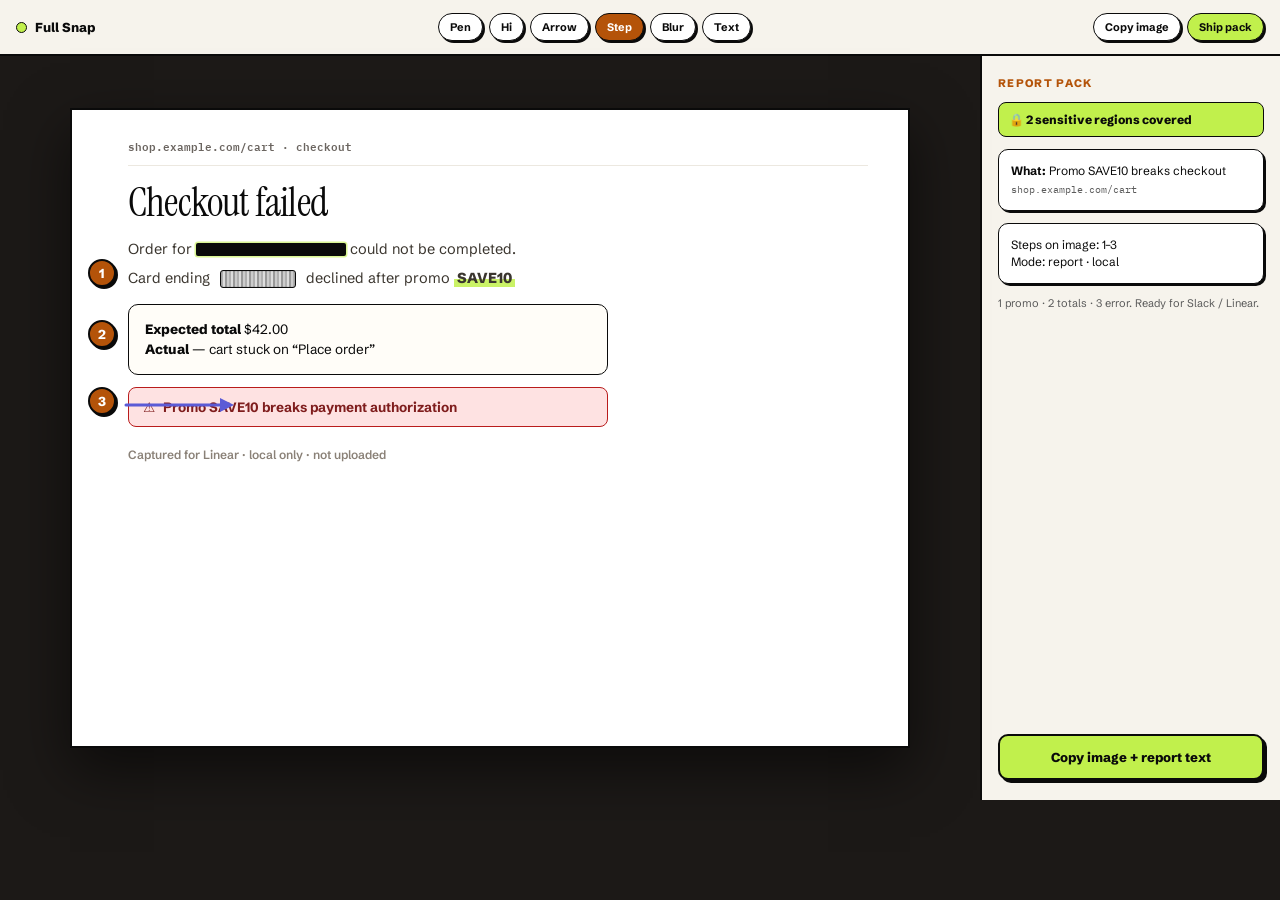
<file: store-assets/src/screenshot-2.html>
<!doctype html>
<html><head><meta charset="utf-8">
<link href="https://fonts.googleapis.com/css2?family=Instrument+Serif:ital@0;1&family=Schibsted+Grotesk:wght@500;600;700;800&family=IBM+Plex+Mono:wght@500;600;700&display=swap" rel="stylesheet">
<style>
  *{margin:0;padding:0;box-sizing:border-box}
  body{
    width:1280px;height:800px;overflow:hidden;
    font-family:"Schibsted Grotesk",system-ui,sans-serif;
    background:#1c1917;color:#0a0a0a;
  }
  .bar{
    height:56px;background:#f6f3ec;border-bottom:2px solid #0a0a0a;
    display:flex;align-items:center;justify-content:space-between;padding:0 16px;
  }
  .brand{display:flex;align-items:center;gap:8px;font-weight:800;font-size:13px}
  .dot{width:11px;height:11px;border-radius:50%;background:#c1f04c;border:1.5px solid #0a0a0a}
  .tools{display:flex;gap:6px;align-items:center}
  .t{
    border:1.5px solid #0a0a0a;background:#fff;border-radius:999px;
    padding:6px 11px;font-size:11px;font-weight:700;box-shadow:2px 2px 0 #0a0a0a;
  }
  .t.on{background:#b45309;color:#fff}
  .t.ship{background:#c1f04c}

  .stage{height:744px;display:grid;grid-template-columns:minmax(0,1fr) 300px}
  .canvas-wrap{
    display:flex;align-items:center;justify-content:center;
    padding:32px;background:#1c1917;
  }
  .canvas{
    width:840px;height:640px;background:#fff;
    border:2px solid #0a0a0a;
    box-shadow:0 22px 55px rgba(0,0,0,.55);
    position:relative;overflow:hidden;
    display:flex;flex-direction:column;
  }
  .page{padding:26px 40px 28px 56px;flex:1;position:relative}

  .url{
    font-family:"IBM Plex Mono",monospace;font-size:11px;font-weight:600;color:#6b6560;
    margin-bottom:16px;padding-bottom:10px;border-bottom:1px solid #ece8e0;
  }
  h1{
    font-family:"Instrument Serif",Georgia,serif;font-weight:400;
    font-size:40px;letter-spacing:-.02em;line-height:1;margin-bottom:16px;
  }

  .block{margin-bottom:14px;max-width:560px}
  .block p{font-size:14.5px;line-height:1.55;color:#3a352e;margin:0 0 8px}

  .redact{
    display:inline-block;height:13px;width:150px;background:#0a0a0a;
    border-radius:2px;vertical-align:-2px;
    box-shadow:0 0 0 1.5px rgba(193,240,76,.6);
  }
  .hi{
    background:linear-gradient(transparent 58%, rgba(193,240,76,.85) 58%);
    font-weight:800;padding:0 3px;
  }

  /* payment row with blur over last4 */
  .pay-row{
    display:flex;align-items:center;gap:10px;flex-wrap:wrap;
    font-size:14.5px;line-height:1.5;color:#3a352e;margin-bottom:8px;
  }
  .blur{
    display:inline-block;width:76px;height:18px;vertical-align:middle;
    border-radius:3px;border:1.5px solid #0a0a0a;
    background:
      linear-gradient(90deg, #b0b0b0 0 25%, #ddd 25% 50%, #999 50% 75%, #ccc 75%),
      linear-gradient(#a3a3a3,#d4d4d4);
    background-size:8px 100%, 100% 100%;
    box-shadow:inset 0 0 0 1px rgba(0,0,0,.08);
  }

  .card{
    margin-top:8px;margin-bottom:12px;padding:14px 16px;
    border:1.5px solid #0a0a0a;border-radius:10px;background:#fffdf8;
    max-width:480px;font-size:13.5px;line-height:1.5;
  }
  .card strong{font-weight:800}
  .err{
    max-width:480px;padding:11px 14px;border-radius:8px;
    background:#fee2e2;border:1.5px solid #b91c1c;color:#7f1d1d;
    font-size:13.5px;font-weight:700;display:flex;align-items:center;gap:8px;
  }
  .foot{
    margin-top:20px;font-size:12px;color:#8a8177;font-weight:600;
  }

  /* steps sit left of content, clean alignment */
  .step{
    position:absolute;left:16px;width:28px;height:28px;border-radius:50%;
    background:#b45309;border:2px solid #0a0a0a;color:#fff;
    font-weight:800;font-size:13px;display:grid;place-items:center;
    box-shadow:2px 2px 0 #0a0a0a;z-index:4;
  }
  .s1{top:149px}   /* promo SAVE10 */
  .s2{top:210px}   /* totals card */
  .s3{top:277px}   /* error toast */

  /* purple arrow into the error toast */
  .arrow{
    position:absolute;left:52px;top:285px;z-index:3;
    width:0;height:0;
  }
  .arrow svg{display:block}

  .rail{
    background:#f6f3ec;border-left:2px solid #0a0a0a;
    padding:20px 16px;display:flex;flex-direction:column;gap:12px;
  }
  .rail h3{
    font-size:11px;letter-spacing:.12em;text-transform:uppercase;
    font-weight:800;color:#b45309;
  }
  .lime{
    background:#c1f04c;border:1.5px solid #0a0a0a;border-radius:8px;
    padding:9px 10px;font-size:12px;font-weight:800;
  }
  .box{
    border:1.5px solid #0a0a0a;background:#fff;border-radius:10px;
    padding:12px;font-size:12px;line-height:1.45;box-shadow:2px 2px 0 #0a0a0a;
  }
  .mono{font-family:"IBM Plex Mono",monospace;font-size:10px;color:#5a5a5a;margin-top:4px}
  .hint{font-size:11px;color:#5a5a5a;line-height:1.45}
  .cta{
    margin-top:auto;width:100%;text-align:center;background:#c1f04c;
    border:2px solid #0a0a0a;border-radius:10px;padding:13px;
    font-weight:800;font-size:13px;box-shadow:3px 3px 0 #0a0a0a;
  }
</style></head>
<body>
  <div class="bar">
    <div class="brand"><span class="dot"></span>Full Snap</div>
    <div class="tools">
      <span class="t">Pen</span>
      <span class="t">Hi</span>
      <span class="t">Arrow</span>
      <span class="t on">Step</span>
      <span class="t">Blur</span>
      <span class="t">Text</span>
    </div>
    <div class="tools">
      <span class="t">Copy image</span>
      <span class="t ship">Ship pack</span>
    </div>
  </div>

  <div class="stage">
    <div class="canvas-wrap">
      <div class="canvas">
        <div class="page">
          <div class="url">shop.example.com/cart · checkout</div>
          <h1>Checkout failed</h1>

          <div class="block">
            <p>Order for <span class="redact"></span> could not be completed.</p>
            <div class="pay-row">
              <span>Card ending</span>
              <span class="blur" title="redacted last4"></span>
              <span>declined after promo <span class="hi">SAVE10</span></span>
            </div>
          </div>

          <div class="card">
            <strong>Expected total</strong> $42.00<br>
            <strong>Actual</strong> — cart stuck on “Place order”
          </div>

          <div class="err">
            <span>⚠</span>
            <span>Promo SAVE10 breaks payment authorization</span>
          </div>

          <p class="foot">Captured for Linear · local only · not uploaded</p>
        </div>

        <div class="step s1">1</div>
        <div class="step s2">2</div>
        <div class="step s3">3</div>
        <div class="arrow">
          <svg width="120" height="20" viewBox="0 0 120 20" fill="none">
            <path d="M2 10 H102" stroke="#5B5BD6" stroke-width="3" stroke-linecap="round"/>
            <path d="M96 3 L110 10 L96 17" fill="#5B5BD6"/>
          </svg>
        </div>
      </div>
    </div>

    <aside class="rail">
      <h3>Report pack</h3>
      <div class="lime">🔒 2 sensitive regions covered</div>
      <div class="box">
        <strong>What:</strong> Promo SAVE10 breaks checkout
        <div class="mono">shop.example.com/cart</div>
      </div>
      <div class="box">
        Steps on image: 1–3<br>
        Mode: report · local
      </div>
      <p class="hint">1 promo · 2 totals · 3 error. Ready for Slack / Linear.</p>
      <div class="cta">Copy image + report text</div>
    </aside>
  </div>
</body></html>
</file>
<file: site.css>
/* Full Snap — Clico-style neo-brutalist landing (fonts kept) */
@import url("https://fonts.googleapis.com/css2?family=Instrument+Serif:ital@0;1&family=IBM+Plex+Mono:wght@400;500;600;700&family=Schibsted+Grotesk:wght@400;500;600;700;800;900&display=swap");

:root {
  --bg-page: #c8bff5;
  --bg-card: #f6f3ec;
  --bg-white: #fff;
  --bg-warm: #fffdf8;
  --ink: #0a0a0a;
  --ink-secondary: #5a5a5a;
  --ink-soft: #3a352e;
  --ink-muted: #5f5a51;
  --ink-tertiary: #999;
  --border: #0a0a0a;
  --border-light: rgba(10, 10, 10, 0.12);
  --lime: #c1f04c;
  --purple: #5b5bd6;
  --purple-deep: #6b21a8;
  --orange: #f26b3a;
  --font-serif: "Instrument Serif", Georgia, serif;
  --font-sans: "Schibsted Grotesk", "Helvetica Neue", sans-serif;
  --font-mono: "IBM Plex Mono", ui-monospace, monospace;
  --frame-max: 1320px;
  --radius: 8px;
  --radius-lg: 10px;
  --shadow-1: 2px 2px 0 var(--border);
  --shadow-2: 3px 3px 0 var(--border);
  --shadow-3: 4px 4px 0 var(--border);
  --bounce: 180ms cubic-bezier(0.22, 1, 0.36, 1);
}

* { box-sizing: border-box; margin: 0; padding: 0; }

html {
  scroll-behavior: smooth;
  -webkit-text-size-adjust: 100%;
}

body {
  background: var(--bg-page);
  color: var(--ink);
  font-family: var(--font-sans);
  -webkit-font-smoothing: antialiased;
  -moz-osx-font-smoothing: grayscale;
  line-height: 1.5;
  overflow-x: hidden;
}

body.menu-open { overflow: hidden; }

a { color: inherit; text-decoration: none; }
button { font: inherit; color: inherit; background: none; border: 0; cursor: pointer; }
img { display: block; max-width: 100%; }
em { font-style: italic; color: var(--purple); }
em.em-purple { color: var(--purple-deep); }
code {
  font-family: var(--font-mono);
  font-size: 0.9em;
  background: rgba(10, 10, 10, 0.06);
  padding: 0.1em 0.35em;
  border-radius: 4px;
}

::selection {
  background: var(--lime);
  color: #000;
}

/* ─── Shell / frame ─── */
.page-shell {
  min-height: 100vh;
  padding: 20px 12px;
}

.site-frame {
  max-width: var(--frame-max);
  margin: 0 auto;
  background:
    linear-gradient(to right, rgba(120, 100, 80, 0.1) 1px, transparent 1px),
    linear-gradient(to bottom, rgba(120, 100, 80, 0.1) 1px, transparent 1px),
    var(--bg-card);
  background-size: 24px 24px, 24px 24px, auto;
  border: 1.5px solid var(--border);
  overflow: clip;
  box-shadow: var(--shadow-3);
}

/* ─── Nav ─── */
.nav {
  position: sticky;
  top: 0;
  z-index: 50;
  display: flex;
  align-items: center;
  justify-content: space-between;
  height: 56px;
  padding: 0 20px;
  background: var(--bg-card);
  border-bottom: 1.5px solid var(--border);
}

.nav-logo {
  display: inline-flex;
  align-items: center;
  gap: 10px;
  font-weight: 800;
  font-size: 15px;
  letter-spacing: -0.01em;
  text-transform: uppercase;
}

.nav-logo img {
  width: 22px;
  height: 22px;
  border-radius: 5px;
  border: 1.5px solid var(--border);
}

.nav-links {
  display: none;
  align-items: center;
  gap: 2px;
}

.nav-links a {
  padding: 7px 14px;
  font-size: 13px;
  font-weight: 500;
  color: var(--ink-secondary);
  border-radius: 6px;
  transition: color 150ms, background 150ms;
}

.nav-links a:hover {
  color: var(--ink);
  background: rgba(10, 10, 10, 0.05);
}

.nav-actions {
  display: flex;
  align-items: center;
  gap: 8px;
}

.nav-menu-btn {
  display: inline-flex;
  flex-direction: column;
  justify-content: center;
  gap: 4px;
  width: 36px;
  height: 36px;
  padding: 8px;
  border: 2px solid var(--border);
  border-radius: 6px;
  background: var(--bg-white);
  box-shadow: var(--shadow-1);
}

.nav-menu-btn span {
  display: block;
  height: 2px;
  background: var(--ink);
  border-radius: 1px;
}

.mobile-menu {
  display: none;
  flex-direction: column;
  gap: 4px;
  padding: 16px 20px 20px;
  background: var(--bg-card);
  border-bottom: 1.5px solid var(--border);
}

.mobile-menu:not([hidden]) { display: flex; }

.mobile-menu a {
  padding: 12px 10px;
  font-size: 15px;
  font-weight: 600;
  border-radius: 8px;
}

.mobile-menu a:hover { background: rgba(10, 10, 10, 0.05); }
.mobile-menu .btn { margin-top: 8px; justify-content: center; }

@media (min-width: 900px) {
  .nav-links { display: flex; }
  .nav-menu-btn { display: none; }
  .mobile-menu { display: none !important; }
}

/* ─── Buttons ─── */
.btn {
  display: inline-flex;
  align-items: center;
  justify-content: center;
  gap: 10px;
  border: 2px solid var(--border);
  border-radius: 6px;
  font-weight: 700;
  font-size: 14px;
  line-height: 1;
  white-space: nowrap;
  transition: transform var(--bounce), box-shadow var(--bounce), background 150ms;
  cursor: pointer;
  text-decoration: none;
}

.btn-sm {
  min-height: 36px;
  padding: 8px 16px;
  font-size: 13px;
}

.btn-lg {
  min-height: 54px;
  padding: 14px 28px;
  font-size: 16px;
  font-weight: 800;
}

.btn-primary {
  background: var(--lime);
  color: var(--ink);
  box-shadow: var(--shadow-2);
}

.btn-primary:hover {
  transform: translate(-2px, -2px);
  box-shadow: 5px 5px 0 var(--border);
}

.btn-primary:active {
  transform: translate(0, 0);
  box-shadow: 1px 1px 0 var(--border);
}

.btn-secondary {
  background: var(--bg-white);
  color: var(--ink);
  box-shadow: var(--shadow-2);
  font-weight: 800;
}

.btn-secondary:hover {
  transform: translate(-2px, -2px);
  box-shadow: 5px 5px 0 var(--border);
}

.btn-secondary:active {
  transform: translate(0, 0);
  box-shadow: 1px 1px 0 var(--border);
}

/* ─── Hero ─── */
.hero {
  position: relative;
  min-height: calc(100vh - 56px);
  overflow: hidden;
  border-bottom: 1.5px solid var(--border);
  background: var(--bg-card);
  color: var(--ink);
}

.hero-grid {
  pointer-events: none;
  position: absolute;
  inset: 0;
  z-index: 0;
  background-image:
    linear-gradient(to right, rgba(120, 100, 80, 0.1) 1px, transparent 1px),
    linear-gradient(to bottom, rgba(120, 100, 80, 0.1) 1px, transparent 1px);
  background-size: 24px 24px;
}

.hero-glow {
  pointer-events: none;
  position: absolute;
  inset: 0 0 auto 0;
  height: 13rem;
  z-index: 0;
  background: radial-gradient(circle at 50% 0%, rgba(255, 255, 255, 0.34), transparent 70%);
}

.hero-inner {
  position: relative;
  z-index: 10;
  max-width: 1100px;
  margin: 0 auto;
  padding: 56px 20px 80px;
  display: flex;
  flex-direction: column;
  align-items: center;
  text-align: center;
}

.hero-badges {
  display: flex;
  flex-wrap: wrap;
  justify-content: center;
  gap: 10px;
  margin-bottom: 24px;
}

.pill-badge {
  display: inline-flex;
  align-items: center;
  min-height: 36px;
  padding: 6px 14px;
  border: 1.5px solid var(--border);
  border-radius: 99px;
  background: var(--bg-white);
  box-shadow: var(--shadow-1);
  font-size: 12px;
  font-weight: 700;
  letter-spacing: 0.02em;
}

.pill-badge--soft {
  background: #fbfd96;
}

.hero-title {
  font-family: var(--font-serif);
  font-weight: 400;
  font-size: clamp(3.2rem, 8vw, 5.75rem);
  line-height: 0.95;
  letter-spacing: -0.03em;
  max-width: none;
  width: 100%;
  text-align: center;
}

.hero-title-line {
  display: block;
}

/* Rotator: full hero width so long phrases aren't clipped */
.hero-title .hero-rotate {
  position: relative;
  display: block;
  z-index: 20;
  width: 100%;
  max-width: none;
  /* room for italic overflow + blur, still tight under "Ship" */
  height: 1.12em;
  margin: 0.02em 0 0;
  padding: 0 0.1em;
  overflow: hidden;
  font-family: inherit;
  font-size: 1em;
  font-weight: inherit;
  font-style: italic;
  line-height: 1.12;
  letter-spacing: inherit;
  text-align: center;
}

.rotate-item {
  position: absolute;
  left: 50%;
  top: 50%;
  width: max-content;
  max-width: min(100%, 18ch);
  margin: 0;
  padding: 0 0.15em;
  color: #4285f4;
  opacity: 0;
  transform: translate(-50%, calc(-50% + 0.1em));
  filter: blur(3px);
  transition: opacity 380ms ease, transform 380ms ease, filter 380ms ease, color 200ms;
  pointer-events: none;
  white-space: nowrap;
  overflow: visible;
}

.rotate-item.is-active {
  opacity: 1;
  transform: translate(-50%, -50%);
  filter: none;
}

.hero-sub {
  margin-top: 22px;
  max-width: 610px;
  font-size: 17px;
  font-weight: 600;
  line-height: 1.55;
  color: var(--ink-soft);
}

@media (min-width: 768px) {
  .hero-sub { font-size: 20px; }
  .hero-inner { padding: 72px 40px 96px; }
}

.hero-cta {
  display: flex;
  flex-wrap: wrap;
  align-items: center;
  justify-content: center;
  gap: 12px;
  margin-top: 28px;
  width: 100%;
  max-width: 520px;
}

@media (max-width: 560px) {
  .hero-cta { flex-direction: column; align-items: stretch; max-width: min(360px, 100%); }
  .hero-cta .btn { width: 100%; }
}

.hero-float-card {
  position: absolute;
  z-index: 5;
  pointer-events: none;
  display: none;
}

@media (min-width: 960px) {
  .hero-float-card { display: block; }
}

.hero-float-card--a {
  left: 3%;
  bottom: 12%;
  --r: -6deg;
  animation: float 5.5s ease-in-out infinite;
}

.hero-float-card--b {
  right: 5%;
  top: 26%;
  --r: 6deg;
  animation: float 4.8s ease-in-out infinite reverse;
  display: none;
  flex-direction: column;
  align-items: center;
  gap: 8px;
}

@media (min-width: 960px) {
  .hero-float-card--b { display: flex; }
}

.mock-popup {
  width: 200px;
  border: 2px solid var(--border);
  border-radius: 8px;
  background: var(--bg-white);
  box-shadow: var(--shadow-3);
  padding: 14px;
  text-align: left;
}

.mock-popup-title {
  font-family: var(--font-mono);
  font-size: 11px;
  font-weight: 700;
  letter-spacing: 0.08em;
  text-transform: uppercase;
  margin-bottom: 10px;
}

.mock-popup-row {
  display: flex;
  align-items: center;
  justify-content: space-between;
  padding: 7px 0;
  border-top: 1px solid var(--border-light);
  font-size: 13px;
  font-weight: 600;
}

.mock-popup-row .dot {
  width: 8px;
  height: 8px;
  border-radius: 50%;
  background: var(--lime);
  border: 1.5px solid var(--border);
}

.float-keys {
  display: flex;
  align-items: center;
  gap: 6px;
  padding: 10px 12px;
  border: 2px solid var(--border);
  border-radius: 12px;
  background: var(--bg-white);
  box-shadow: 4px 4px 0 var(--border);
}

.float-key {
  min-width: 36px;
  height: 36px;
  padding: 0 10px;
  display: inline-flex;
  align-items: center;
  justify-content: center;
  border: 2px solid var(--border);
  border-radius: 8px;
  background: #f6f3ec;
  box-shadow: 2px 2px 0 var(--border);
  font-family: var(--font-mono);
  font-size: 12px;
  font-weight: 800;
  letter-spacing: 0.02em;
  color: var(--ink);
}

.float-key--lime {
  background: var(--lime);
}

.float-key-plus {
  font-weight: 800;
  font-size: 14px;
  color: var(--ink-secondary);
}

.float-keys-label {
  font-family: var(--font-mono);
  font-size: 10px;
  font-weight: 700;
  letter-spacing: 0.12em;
  text-transform: uppercase;
  color: var(--ink-secondary);
  background: var(--bg-white);
  border: 1.5px solid var(--border);
  border-radius: 999px;
  padding: 4px 10px;
  box-shadow: 1px 1px 0 var(--border);
}

.hero-orb {
  position: absolute;
  right: 4%;
  bottom: 6%;
  z-index: 12;
  display: none;
  width: 84px;
  height: 84px;
  border-radius: 50%;
  border: 2px solid var(--border);
  background: var(--lime);
  box-shadow: var(--shadow-3);
  align-items: center;
  justify-content: center;
  transform: rotate(12deg);
  transition: transform var(--bounce), box-shadow var(--bounce);
}

.hero-orb:hover {
  transform: rotate(8deg) scale(1.05);
  box-shadow: 6px 6px 0 var(--border);
}

.hero-orb img {
  width: 36px;
  height: 36px;
  border-radius: 8px;
  border: 1.5px solid var(--border);
  position: relative;
  z-index: 1;
}

.hero-orb-ring {
  position: absolute;
  inset: 4px;
  border-radius: 50%;
  border: 1.5px dashed rgba(10, 10, 10, 0.35);
  animation: spin 12s linear infinite;
}

@media (min-width: 960px) {
  .hero-orb { display: flex; }
}

@keyframes float {
  0%, 100% { transform: translateY(0) rotate(var(--r, -6deg)); }
  50% { transform: translateY(-10px) rotate(var(--r, -6deg)); }
}

@keyframes spin {
  to { transform: rotate(1turn); }
}

@keyframes marquee {
  0% { transform: translateX(0); }
  100% { transform: translateX(-33.333%); }
}

@keyframes marquee-reverse {
  0% { transform: translateX(-33.333%); }
  100% { transform: translateX(0); }
}

/* ─── Sections ─── */
.section {
  position: relative;
  border-bottom: 1.5px solid var(--border);
  padding: clamp(72px, 9vw, 120px) 0;
  background: var(--bg-card);
}

.section-inner {
  max-width: 1200px;
  margin: 0 auto;
  padding: 0 20px;
}

.section-inner--narrow { max-width: 760px; }

@media (min-width: 768px) {
  .section-inner { padding: 0 40px; }
}

.section-head {
  margin-bottom: 40px;
  max-width: 720px;
}

.section-head h2 {
  font-family: var(--font-serif);
  font-weight: 400;
  font-size: clamp(48px, 7vw, 82px);
  line-height: 0.95;
  letter-spacing: -0.03em;
  margin-bottom: 16px;
  color: var(--ink);
}

.section-head p {
  font-size: 16px;
  line-height: 1.75;
  color: var(--ink-muted);
  max-width: 560px;
}

@media (min-width: 640px) {
  .section-head p { font-size: 18px; }
}

.section-head a {
  color: var(--ink);
  font-weight: 600;
  text-decoration: underline;
  text-underline-offset: 3px;
}

.section-head a:hover { color: var(--purple); }

/* ─── How ─── */
.how-grid {
  display: grid;
  grid-template-columns: 1fr;
  gap: 20px;
  align-items: center;
}

@media (min-width: 900px) {
  .how-grid {
    grid-template-columns: 350px minmax(0, 1fr);
    gap: 32px;
  }
}

.how-list {
  display: none;
  flex-direction: column;
  gap: 8px;
}

@media (min-width: 900px) {
  .how-list { display: flex; }
}

.how-item {
  display: grid;
  grid-template-columns: 52px minmax(0, 1fr);
  gap: 14px;
  align-items: center;
  text-align: left;
  padding: 12px;
  border: 2px solid transparent;
  border-radius: 8px;
  transition: background 160ms, border-color 160ms, box-shadow 160ms;
}

.how-item:hover {
  background: rgba(10, 10, 10, 0.03);
}

.how-item.is-active {
  border-color: var(--border);
  background: var(--bg-white);
  box-shadow: var(--shadow-2);
}

.how-num {
  display: inline-flex;
  align-items: center;
  justify-content: center;
  width: 52px;
  height: 52px;
  border: 2px solid var(--border);
  border-radius: 8px;
  background: var(--bg-warm);
  font-family: var(--font-mono);
  font-size: 13px;
  font-weight: 700;
}

.how-item.is-active .how-num {
  background: var(--lime);
}

.how-copy {
  display: flex;
  flex-direction: column;
  gap: 2px;
  min-width: 0;
}

.how-copy strong {
  font-size: 14px;
  font-weight: 800;
}

.how-copy span {
  font-size: 13px;
  line-height: 1.45;
  color: var(--ink-secondary);
}

.how-stage { width: 100%; }

.browser-mock {
  width: 100%;
  max-width: 930px;
  margin-left: auto;
  aspect-ratio: 4 / 3;
  border: 2px solid var(--border);
  border-radius: 10px;
  background: var(--bg-white);
  box-shadow: var(--shadow-3);
  overflow: hidden;
  display: flex;
  flex-direction: column;
}

@media (min-width: 768px) {
  .browser-mock { aspect-ratio: 16 / 10; }
}

.mock-bar {
  display: flex;
  align-items: center;
  gap: 8px;
  padding: 10px 14px;
  border-bottom: 1.5px solid var(--border);
  background: var(--bg-card);
}

.mock-dots { display: flex; gap: 5px; }
.mock-dots span {
  width: 10px;
  height: 10px;
  border-radius: 50%;
  border: 1.5px solid var(--border);
}
.mock-dots span:nth-child(1) { background: #ff6b6b; }
.mock-dots span:nth-child(2) { background: #ffd93d; }
.mock-dots span:nth-child(3) { background: #6bcb77; }

.mock-url {
  flex: 1;
  height: 26px;
  display: flex;
  align-items: center;
  padding: 0 10px;
  border: 1.5px solid var(--border-light);
  border-radius: 4px;
  background: var(--bg-white);
  color: var(--ink-tertiary);
  font-size: 11px;
  font-family: var(--font-mono);
}

.mock-body {
  position: relative;
  flex: 1;
  min-height: 180px;
  background:
    linear-gradient(to right, rgba(160, 100, 40, 0.08) 1px, transparent 1px),
    linear-gradient(to bottom, rgba(160, 100, 40, 0.08) 1px, transparent 1px),
    #fbf8f1;
  background-size: 24px 24px, 24px 24px, auto;
}

.mock-panel {
  position: absolute;
  inset: 0;
  display: flex;
  align-items: center;
  justify-content: center;
  padding: 20px;
  opacity: 0;
  pointer-events: none;
  transition: opacity 280ms ease;
}

.mock-panel.is-active {
  opacity: 1;
  pointer-events: auto;
}

.how-mobile-copy {
  display: block;
  margin-top: 12px;
  font-size: 13px;
  line-height: 1.65;
  color: var(--ink-secondary);
  text-align: center;
}

@media (min-width: 900px) {
  .how-mobile-copy { display: none; }
}

/* mock visuals */
.stitch-visual {
  width: min(100%, 420px);
  display: flex;
  flex-direction: column;
  gap: 8px;
}

.stitch-strip {
  height: 48px;
  border: 2px solid var(--border);
  border-radius: 6px;
  background: var(--bg-white);
  box-shadow: var(--shadow-1);
  animation: float 2.4s ease-in-out infinite;
}

.stitch-strip.s1 { background: linear-gradient(90deg, #daf5f0, #fff); }
.stitch-strip.s2 { background: linear-gradient(90deg, #fbfd96, #fff); animation-delay: 0.15s; }
.stitch-strip.s3 { background: linear-gradient(90deg, #c1f04c, #fff); animation-delay: 0.3s; }

.stitch-label {
  margin-top: 8px;
  text-align: center;
  font-family: var(--font-mono);
  font-size: 12px;
  font-weight: 700;
  letter-spacing: 0.06em;
  text-transform: uppercase;
}

.annotate-visual {
  position: relative;
  width: min(100%, 420px);
  height: 200px;
}

.annotate-page {
  position: absolute;
  inset: 10px 20px 40px;
  border: 2px solid var(--border);
  border-radius: 6px;
  background: var(--bg-white);
  box-shadow: var(--shadow-2);
}

.annotate-mark {
  position: absolute;
  border: 2px solid var(--border);
  pointer-events: none;
}

.annotate-mark.pen {
  left: 18%;
  top: 28%;
  width: 90px;
  height: 3px;
  background: #f26b3a;
  transform: rotate(-12deg);
}

.annotate-mark.hi {
  left: 30%;
  top: 48%;
  width: 120px;
  height: 18px;
  background: rgba(193, 240, 76, 0.65);
  border: 0;
}

.annotate-mark.box {
  right: 18%;
  top: 30%;
  width: 70px;
  height: 50px;
  border-color: var(--purple);
  background: transparent;
}

.annotate-toolbar {
  position: absolute;
  left: 50%;
  bottom: 8px;
  transform: translateX(-50%);
  display: flex;
  gap: 6px;
  padding: 6px;
  border: 2px solid var(--border);
  border-radius: 8px;
  background: var(--bg-white);
  box-shadow: var(--shadow-1);
}

.annotate-toolbar .tool {
  min-width: 36px;
  height: 28px;
  display: inline-flex;
  align-items: center;
  justify-content: center;
  border-radius: 5px;
  font-size: 11px;
  font-weight: 700;
  font-family: var(--font-mono);
}

.annotate-toolbar .tool.is-on {
  background: var(--lime);
  border: 1.5px solid var(--border);
}

.export-visual {
  display: flex;
  flex-direction: column;
  align-items: center;
  gap: 18px;
}

.export-file {
  display: flex;
  align-items: center;
  gap: 14px;
  padding: 16px 18px;
  border: 2px solid var(--border);
  border-radius: 10px;
  background: var(--bg-white);
  box-shadow: var(--shadow-2);
  min-width: min(100%, 300px);
}

.export-icon {
  width: 48px;
  height: 48px;
  display: grid;
  place-items: center;
  border: 2px solid var(--border);
  border-radius: 8px;
  background: var(--lime);
  font-family: var(--font-mono);
  font-size: 12px;
  font-weight: 800;
}

.export-file strong { display: block; font-size: 14px; }
.export-file span { font-size: 12px; color: var(--ink-secondary); }

.sites-visual {
  display: flex;
  flex-wrap: wrap;
  justify-content: center;
  gap: 10px;
  max-width: 420px;
}

.sites-visual span {
  padding: 10px 14px;
  border: 2px solid var(--border);
  border-radius: 99px;
  background: var(--bg-white);
  box-shadow: var(--shadow-1);
  font-size: 13px;
  font-weight: 700;
}

.local-visual {
  text-align: center;
  max-width: 320px;
}

.local-visual .lock {
  font-size: 40px;
  margin-bottom: 12px;
}

.local-visual p {
  font-size: 15px;
  line-height: 1.6;
  color: var(--ink-soft);
}

.flow-visual {
  display: flex;
  flex-wrap: wrap;
  align-items: center;
  justify-content: center;
  gap: 10px;
  font-family: var(--font-serif);
  font-size: clamp(28px, 4vw, 40px);
  letter-spacing: -0.02em;
}

.flow-visual span:not(.arrow) {
  padding: 8px 14px;
  border: 2px solid var(--border);
  border-radius: 8px;
  background: var(--bg-white);
  box-shadow: var(--shadow-1);
}

.flow-visual .arrow {
  color: var(--purple);
  font-family: var(--font-sans);
  font-weight: 800;
}

/* ─── Marquee ─── */
.marquee-section {
  overflow: hidden;
  border-bottom: 1.5px solid var(--border);
  padding: 20px 0 24px;
  background: var(--bg-card);
}

.marquee-label {
  margin-bottom: 14px;
  text-align: center;
  font-size: 11px;
  font-weight: 600;
  letter-spacing: 0.08em;
  text-transform: uppercase;
  color: var(--ink);
}

.marquee-row {
  position: relative;
  padding: 6px 0;
}

.marquee-fade {
  pointer-events: none;
  position: absolute;
  top: 0;
  bottom: 0;
  z-index: 2;
  width: 8%;
}

.marquee-fade--l {
  left: 0;
  background: linear-gradient(to right, var(--bg-card), transparent);
}

.marquee-fade--r {
  right: 0;
  background: linear-gradient(to left, var(--bg-card), transparent);
}

.marquee-track {
  display: flex;
  width: max-content;
  gap: 10px;
  animation: marquee 40s linear infinite;
}

.marquee-track--reverse {
  animation-name: marquee-reverse;
}

.marquee-track:hover { animation-play-state: paused; }

.marquee-item {
  display: inline-flex;
  align-items: center;
  gap: 8px;
  padding: 10px 16px;
  border: 1.5px solid var(--border);
  border-radius: 99px;
  background: var(--bg-white);
  box-shadow: 1px 1px 0 var(--border);
  font-size: 13px;
  font-weight: 700;
  white-space: nowrap;
}

/* ─── Quotes ─── */
.quote-grid {
  display: grid;
  grid-template-columns: 1fr;
  gap: 20px;
}

@media (min-width: 640px) {
  .quote-grid { grid-template-columns: 1fr 1fr; }
}

@media (min-width: 1024px) {
  .quote-grid { grid-template-columns: 1fr 1fr 1fr; }
}

.quote-card {
  border: 2px solid var(--border);
  border-radius: var(--radius-lg);
  background: var(--bg-white);
  box-shadow: var(--shadow-3);
  padding: 24px;
  display: flex;
  flex-direction: column;
  gap: 14px;
  min-height: 100%;
  transform: rotate(var(--r, 0deg));
  transition: transform 220ms ease, box-shadow 220ms ease;
}

.quote-card:hover {
  transform: rotate(0deg) translateY(-2px);
  box-shadow: 6px 6px 0 var(--border);
}

.quote-card .stars {
  color: #eab308;
  letter-spacing: 1px;
  font-size: 14px;
}

.quote-card p {
  font-size: 13px;
  line-height: 1.75;
  color: var(--ink);
  flex: 1;
}

.quote-card footer {
  padding-top: 10px;
  border-top: 1px solid var(--border-light);
}

.quote-card strong {
  display: block;
  font-size: 13px;
  line-height: 1.2;
  margin-bottom: 4px;
}

.quote-card span {
  font-size: 11px;
  color: var(--ink-secondary);
}

.trust-line {
  margin-top: 32px;
  font-family: var(--font-mono);
  font-size: 12px;
  color: var(--ink-secondary);
}

/* ─── Privacy / community cards ─── */
.privacy-grid,
.community-grid {
  display: grid;
  grid-template-columns: 1fr;
  gap: 20px;
}

@media (min-width: 768px) {
  .privacy-grid { grid-template-columns: repeat(3, 1fr); }
  .community-grid { grid-template-columns: repeat(3, 1fr); }
}

.info-card,
.community-card {
  border: 2px solid var(--border);
  border-radius: var(--radius-lg);
  background: var(--bg-white);
  box-shadow: var(--shadow-3);
  padding: 24px;
  transition: transform var(--bounce), box-shadow var(--bounce);
}

.info-card:hover,
.community-card:hover {
  transform: translate(-2px, -2px);
  box-shadow: 6px 6px 0 var(--border);
}

.info-card h3,
.community-card strong {
  font-size: 18px;
  font-weight: 800;
  margin-bottom: 10px;
  display: block;
}

.info-card p,
.community-card span {
  font-size: 14px;
  line-height: 1.65;
  color: var(--ink-secondary);
  display: block;
}

.community-card em {
  display: inline-block;
  margin-top: 16px;
  font-style: normal;
  font-size: 13px;
  font-weight: 700;
  color: var(--ink);
}

.policy-note {
  margin-top: 28px;
  font-size: 13px;
  color: var(--ink-secondary);
}

/* ─── FAQ ─── */
.faq-box {
  border: 2px solid var(--border);
  border-radius: var(--radius-lg);
  background: var(--bg-white);
  box-shadow: var(--shadow-3);
  overflow: hidden;
}

.faq-item + .faq-item {
  border-top: 1.5px solid var(--border-light);
}

.faq-q {
  width: 100%;
  display: flex;
  align-items: center;
  justify-content: space-between;
  gap: 16px;
  padding: 18px 18px;
  text-align: left;
  font-size: 15px;
  font-weight: 700;
  transition: background 150ms;
}

.faq-q:hover { background: rgba(10, 10, 10, 0.03); }

.faq-icon {
  flex-shrink: 0;
  width: 28px;
  height: 28px;
  display: grid;
  place-items: center;
  border: 1.5px solid var(--border);
  border-radius: 6px;
  background: var(--bg-card);
  font-size: 18px;
  font-weight: 500;
  line-height: 1;
  transition: transform 200ms ease, background 200ms;
}

.faq-item.is-open .faq-icon {
  background: var(--lime);
  transform: rotate(45deg);
}

.faq-a {
  max-height: 0;
  overflow: hidden;
  transition: max-height 280ms ease, padding 280ms ease;
  padding: 0 18px;
}

.faq-item.is-open .faq-a {
  max-height: 240px;
  padding: 0 18px 18px;
}

.faq-a p {
  font-size: 14px;
  line-height: 1.7;
  color: var(--ink-secondary);
}

/* ─── Final CTA ─── */
.cta-final {
  text-align: center;
  background:
    linear-gradient(to right, rgba(120, 100, 80, 0.1) 1px, transparent 1px),
    linear-gradient(to bottom, rgba(120, 100, 80, 0.1) 1px, transparent 1px),
    #fbf8f1;
  background-size: 24px 24px, 24px 24px, auto;
}

.cta-final .section-inner {
  display: flex;
  flex-direction: column;
  align-items: center;
}

.cta-final h2 {
  font-family: var(--font-serif);
  font-weight: 400;
  font-size: clamp(48px, 7vw, 82px);
  line-height: 0.95;
  letter-spacing: -0.03em;
  margin: 20px 0 16px;
  max-width: 14ch;
}

.cta-final > .section-inner > p,
.cta-final p.reveal:not(.install-hint) {
  max-width: 480px;
  font-size: 17px;
  color: var(--ink-muted);
  line-height: 1.65;
  margin-bottom: 8px;
}

.keys {
  display: flex;
  align-items: center;
  justify-content: center;
  gap: 8px;
  flex-wrap: wrap;
}

.key {
  min-width: 48px;
  height: 48px;
  display: inline-flex;
  align-items: center;
  justify-content: center;
  padding: 0 12px;
  border: 2px solid var(--border);
  border-radius: 8px;
  background: var(--bg-white);
  box-shadow: var(--shadow-2);
  font-family: var(--font-mono);
  font-size: 14px;
  font-weight: 700;
}

.key-plus {
  font-weight: 800;
  color: var(--ink-secondary);
}

.install-hint {
  margin-top: 22px;
  font-family: var(--font-mono);
  font-size: 12px;
  color: var(--ink-secondary);
  letter-spacing: 0.02em;
}

/* ─── Footer ─── */
.footer {
  background: var(--bg-card);
  border-top: 0;
}

.footer-inner {
  max-width: 1200px;
  margin: 0 auto;
  padding: 48px 20px 28px;
  display: grid;
  gap: 32px;
}

@media (min-width: 768px) {
  .footer-inner {
    grid-template-columns: 1.2fr 1.8fr;
    padding: 56px 40px 32px;
  }
}

.footer-brand p {
  margin-top: 12px;
  max-width: 28ch;
  font-size: 14px;
  color: var(--ink-secondary);
  line-height: 1.55;
}

.footer-cols {
  display: grid;
  grid-template-columns: repeat(3, minmax(0, 1fr));
  gap: 16px;
}

.footer-cols h4 {
  font-size: 12px;
  font-weight: 800;
  letter-spacing: 0.06em;
  text-transform: uppercase;
  margin-bottom: 12px;
}

.footer-cols a {
  display: block;
  font-size: 13px;
  color: var(--ink-secondary);
  margin-bottom: 8px;
  transition: color 150ms;
}

.footer-cols a:hover { color: var(--ink); }

.footer-bottom {
  max-width: 1200px;
  margin: 0 auto;
  padding: 16px 20px 24px;
  display: flex;
  flex-wrap: wrap;
  gap: 12px 20px;
  justify-content: space-between;
  border-top: 1.5px solid var(--border-light);
  font-family: var(--font-mono);
  font-size: 11px;
  letter-spacing: 0.04em;
  text-transform: uppercase;
  color: var(--ink-secondary);
}

@media (min-width: 768px) {
  .footer-bottom { padding: 16px 40px 28px; }
}

/* ─── Reveal ─── */
.reveal {
  opacity: 0;
  transform: translateY(22px);
  transition: opacity 700ms cubic-bezier(0.22, 1, 0.36, 1), transform 700ms cubic-bezier(0.22, 1, 0.36, 1);
}

.reveal.is-in {
  opacity: 1;
  transform: none;
}

@media (prefers-reduced-motion: reduce) {
  .reveal {
    opacity: 1 !important;
    transform: none !important;
    transition: none !important;
  }
  .marquee-track,
  .marquee-track--reverse,
  .hero-orb-ring,
  .hero-float-card,
  .stitch-strip {
    animation: none !important;
  }
  .btn:hover,
  .btn:active {
    transform: none;
  }
}

/* ─── Privacy page ─── */
.page-privacy .section {
  min-height: 60vh;
}

.prose {
  max-width: 640px;
  font-size: 16px;
  line-height: 1.7;
  color: var(--ink-soft);
}

.prose p + p { margin-top: 16px; }

.prose a {
  color: var(--ink);
  font-weight: 600;
  text-decoration: underline;
  text-underline-offset: 3px;
}
</file>
<file: content/editor.css>
:root {
  --ink: #0a0a0a;
  --paper: #f6f3ec;
  --lime: #c1f04c;
  --amber: #b45309;
  --deep: #92400e;
  --dark: #1c1917;
  --soft: #5a5a5a;
  --white: #fff;
  --rail: 280px;
}
* { box-sizing: border-box; margin: 0; padding: 0; }
body {
  font-family: "Segoe UI", system-ui, sans-serif;
  background: var(--dark);
  color: var(--ink);
  min-height: 100vh;
  display: grid;
  grid-template-columns: 1fr var(--rail);
  grid-template-rows: auto 1fr;
  grid-template-areas:
    "bar bar"
    "stage rail";
}
.bar {
  grid-area: bar;
  position: sticky;
  top: 0;
  z-index: 20;
  display: flex;
  flex-wrap: wrap;
  gap: 10px;
  align-items: center;
  justify-content: space-between;
  padding: 10px 14px;
  background: var(--paper);
  border-bottom: 2px solid var(--ink);
}
.brand {
  display: flex;
  align-items: center;
  gap: 10px;
  min-width: 120px;
}
.brand strong { display: block; font-size: 14px; }
.brand .dim {
  font-size: 11px;
  color: var(--soft);
  font-weight: 600;
}
.dot {
  width: 12px;
  height: 12px;
  border-radius: 50%;
  background: var(--lime);
  border: 1.5px solid var(--ink);
  flex-shrink: 0;
}
.tools, .actions {
  display: flex;
  flex-wrap: wrap;
  gap: 6px;
  align-items: center;
}
.tool, .ghost, .solid {
  border: 1.5px solid var(--ink);
  background: white;
  color: var(--ink);
  border-radius: 999px;
  padding: 7px 11px;
  font-size: 12px;
  font-weight: 700;
  cursor: pointer;
  box-shadow: 2px 2px 0 var(--ink);
  transition: transform 100ms, box-shadow 100ms, background 100ms;
}
.tool:hover, .ghost:hover, .solid:hover {
  transform: translate(-1px, -1px);
  box-shadow: 3px 3px 0 var(--ink);
}
.tool.on {
  background: var(--amber);
  color: white;
}
.solid {
  background: var(--lime);
  color: var(--ink);
}
.solid.ship {
  font-weight: 800;
}
.swatch {
  width: 34px;
  height: 30px;
  border: 1.5px solid var(--ink);
  border-radius: 8px;
  overflow: hidden;
  box-shadow: 2px 2px 0 var(--ink);
}
#color {
  width: 100%;
  height: 100%;
  border: 0;
  padding: 0;
  cursor: pointer;
}
#size { width: 88px; accent-color: var(--amber); }

.rail {
  grid-area: rail;
  background: var(--paper);
  border-left: 2px solid var(--ink);
  padding: 16px 14px;
  display: flex;
  flex-direction: column;
  gap: 10px;
  position: sticky;
  top: 0;
  height: calc(100vh - 0px);
  overflow: auto;
}
.rail-title {
  font-size: 11px;
  font-weight: 800;
  letter-spacing: 0.12em;
  text-transform: uppercase;
  color: var(--amber);
}
.rail-meta {
  font-size: 12px;
  line-height: 1.45;
  color: var(--soft);
  word-break: break-all;
}
.rail-note {
  font-size: 12px;
  font-weight: 700;
  color: var(--ink);
  background: var(--lime);
  padding: 6px 8px;
  border-radius: 8px;
  border: 1.5px solid var(--ink);
}
.rail-note:empty { display: none; }
.field {
  display: flex;
  flex-direction: column;
  gap: 6px;
  font-size: 10px;
  font-weight: 800;
  letter-spacing: 0.06em;
  text-transform: uppercase;
  color: var(--soft);
}
.field textarea, .field input {
  font: 600 12px/1.4 system-ui, sans-serif;
  text-transform: none;
  letter-spacing: 0;
  color: var(--ink);
  border: 1.5px solid var(--ink);
  border-radius: 10px;
  padding: 10px;
  background: white;
  resize: vertical;
}
.field input[readonly] {
  background: #f0ede6;
  color: var(--soft);
}
.solid.full {
  width: 100%;
  border-radius: 12px;
  padding: 12px;
  margin-top: 4px;
}
.rail-help {
  font-size: 11px;
  line-height: 1.45;
  color: var(--soft);
}

.stage {
  grid-area: stage;
  padding: 20px;
  display: flex;
  flex-direction: column;
  align-items: center;
  gap: 12px;
  overflow: auto;
}
.wrap {
  position: relative;
  box-shadow: 0 24px 60px rgba(0,0,0,0.5);
  background: white;
  max-width: 100%;
  border: 2px solid var(--ink);
}
#base, #draw, #overlay {
  display: block;
  max-width: 100%;
  height: auto;
}
#draw, #overlay {
  position: absolute;
  left: 0;
  top: 0;
}
#draw { cursor: crosshair; }
#overlay { pointer-events: none; }
.status {
  color: #fbbf24;
  font-size: 13px;
  font-weight: 600;
}
.toast {
  position: fixed;
  bottom: 24px;
  left: 50%;
  transform: translateX(-50%);
  background: var(--lime);
  color: var(--ink);
  border: 2px solid var(--ink);
  box-shadow: 3px 3px 0 var(--ink);
  border-radius: 999px;
  padding: 10px 16px;
  font-weight: 800;
  font-size: 13px;
  z-index: 50;
}
.modal {
  position: fixed;
  inset: 0;
  background: rgba(0,0,0,0.55);
  display: grid;
  place-items: center;
  z-index: 40;
}
.modal[hidden] { display: none !important; }
.modal-card {
  width: min(400px, 92vw);
  background: var(--paper);
  border: 2px solid var(--ink);
  box-shadow: 4px 4px 0 var(--ink);
  border-radius: 14px;
  padding: 18px;
}
.modal-card h2 { font-size: 18px; margin-bottom: 10px; }
.modal-card textarea {
  width: 100%;
  border: 1.5px solid var(--ink);
  border-radius: 10px;
  padding: 10px;
  font: inherit;
  resize: vertical;
  margin-bottom: 12px;
}
.modal-actions {
  display: flex;
  justify-content: flex-end;
  gap: 8px;
}

@media (max-width: 960px) {
  body {
    grid-template-columns: 1fr;
    grid-template-areas:
      "bar"
      "rail"
      "stage";
  }
  .rail {
    position: relative;
    height: auto;
    border-left: 0;
    border-bottom: 2px solid var(--ink);
  }
}
</file>
<file: popup/popup.css>
:root {
  --ink: #0a0a0a;
  --paper: #f6f3ec;
  --lime: #c1f04c;
  --soft: #5a5a5a;
  --line: #0a0a0a;
  --white: #fff;
  --amber: #b45309;
}
* { box-sizing: border-box; margin: 0; padding: 0; }
body {
  width: 320px;
  font-family: "Segoe UI", system-ui, sans-serif;
  background: var(--paper);
  color: var(--ink);
}
.app { padding: 16px 14px 14px; }
.eyebrow {
  font-size: 10px;
  font-weight: 800;
  letter-spacing: 0.16em;
  text-transform: uppercase;
  color: var(--amber);
}
h1 {
  font-size: 20px;
  letter-spacing: -0.03em;
  margin: 6px 0 8px;
  line-height: 1.15;
}
.lede {
  font-size: 12px;
  line-height: 1.5;
  color: var(--soft);
  margin-bottom: 14px;
}
.lede em {
  font-style: normal;
  font-weight: 700;
  color: var(--ink);
  background: var(--lime);
  padding: 0 4px;
}
.btn {
  display: block;
  width: 100%;
  border: 2px solid var(--line);
  border-radius: 12px;
  cursor: pointer;
  font-family: inherit;
  text-align: left;
  transition: transform 120ms, box-shadow 120ms;
}
.btn:hover:not(:disabled) {
  transform: translate(-1px, -1px);
  box-shadow: 3px 3px 0 var(--line);
}
.btn:disabled { opacity: 0.65; cursor: wait; }
.btn.primary {
  background: var(--lime);
  color: var(--ink);
  padding: 14px 14px;
  font-weight: 800;
  font-size: 14px;
  margin-bottom: 10px;
  box-shadow: 2px 2px 0 var(--line);
}
.btn.primary span {
  display: block;
  font-weight: 600;
  font-size: 11px;
  opacity: 0.75;
  margin-top: 4px;
}
.grid-btns {
  display: grid;
  grid-template-columns: 1fr 1fr;
  gap: 6px;
  margin-bottom: 12px;
}
.btn.secondary {
  background: var(--white);
  padding: 10px 12px;
  font-weight: 700;
  font-size: 12px;
  box-shadow: 1px 1px 0 var(--line);
}
.opts {
  display: grid;
  gap: 8px;
  margin-bottom: 8px;
  padding: 10px;
  background: var(--white);
  border: 1.5px solid rgba(10,10,10,0.12);
  border-radius: 12px;
}
.toggle {
  display: flex;
  align-items: flex-start;
  gap: 8px;
  font-size: 12px;
  line-height: 1.35;
  cursor: pointer;
  font-weight: 600;
}
.toggle input { margin-top: 2px; }
.opt {
  display: flex;
  align-items: center;
  justify-content: space-between;
  font-size: 11px;
  font-weight: 700;
  text-transform: uppercase;
  letter-spacing: 0.04em;
  color: var(--soft);
}
.opt select {
  font: inherit;
  text-transform: none;
  letter-spacing: 0;
  font-weight: 600;
  color: var(--ink);
  border: 1.5px solid var(--line);
  border-radius: 8px;
  padding: 5px 8px;
  background: white;
}
.err {
  min-height: 16px;
  font-size: 12px;
  color: #b91c1c;
  margin: 6px 0;
}
.keys {
  display: grid;
  grid-template-columns: 1fr 1fr 1fr;
  gap: 4px;
  font-size: 10px;
  color: var(--soft);
  text-align: center;
  margin-top: 4px;
}
kbd {
  display: inline-block;
  font: 700 10px/1 ui-monospace, monospace;
  background: white;
  border: 1px solid rgba(10,10,10,0.2);
  border-radius: 4px;
  padding: 2px 4px;
  margin-right: 2px;
  color: var(--ink);
}
.history {
  margin-top: 12px;
  border-top: 1px solid rgba(10,10,10,0.12);
  padding-top: 10px;
}
.hist-label {
  font-size: 10px;
  font-weight: 800;
  letter-spacing: 0.1em;
  text-transform: uppercase;
  color: var(--soft);
  margin-bottom: 6px;
}
#hist-list {
  list-style: none;
  max-height: 100px;
  overflow: auto;
}
#hist-list li {
  font-size: 11px;
  padding: 5px 0;
  border-bottom: 1px solid rgba(10,10,10,0.06);
  color: var(--soft);
  white-space: nowrap;
  overflow: hidden;
  text-overflow: ellipsis;
}
#hist-list strong {
  color: var(--ink);
  font-weight: 700;
}
</file>
